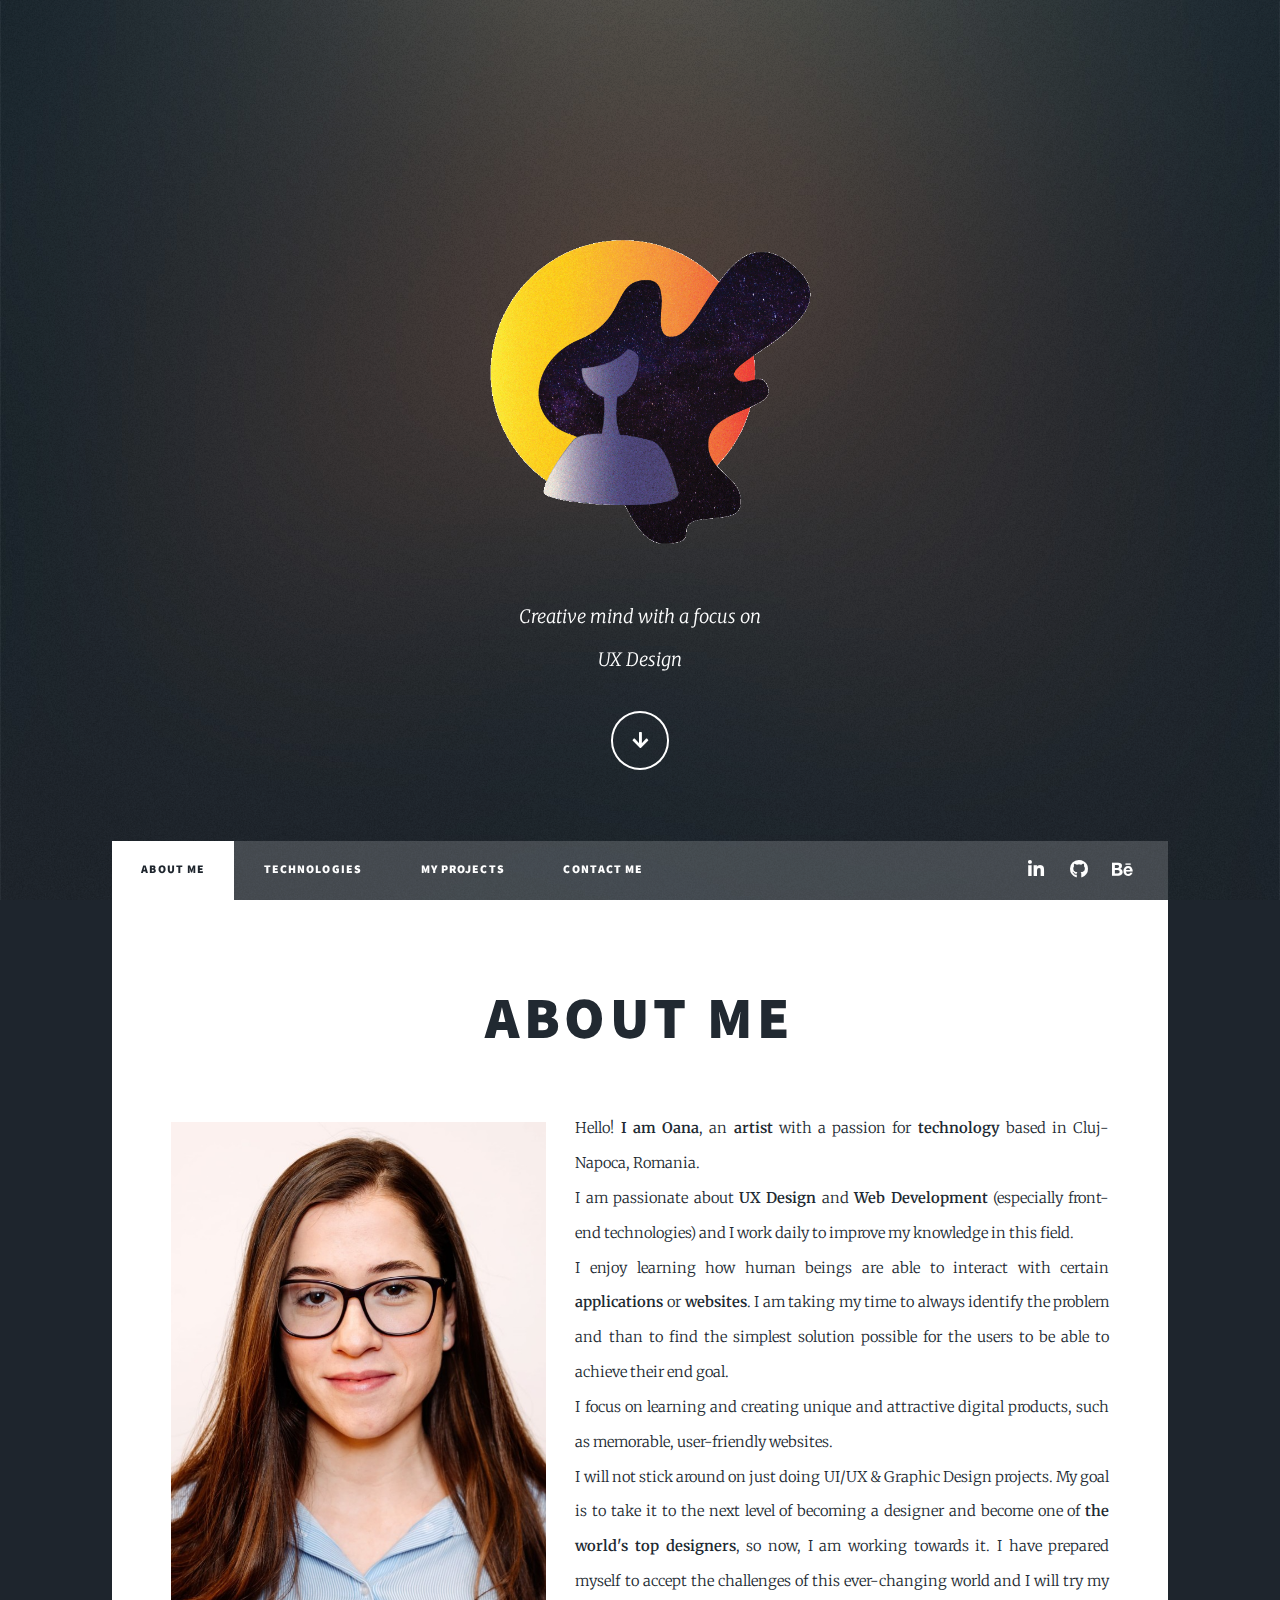
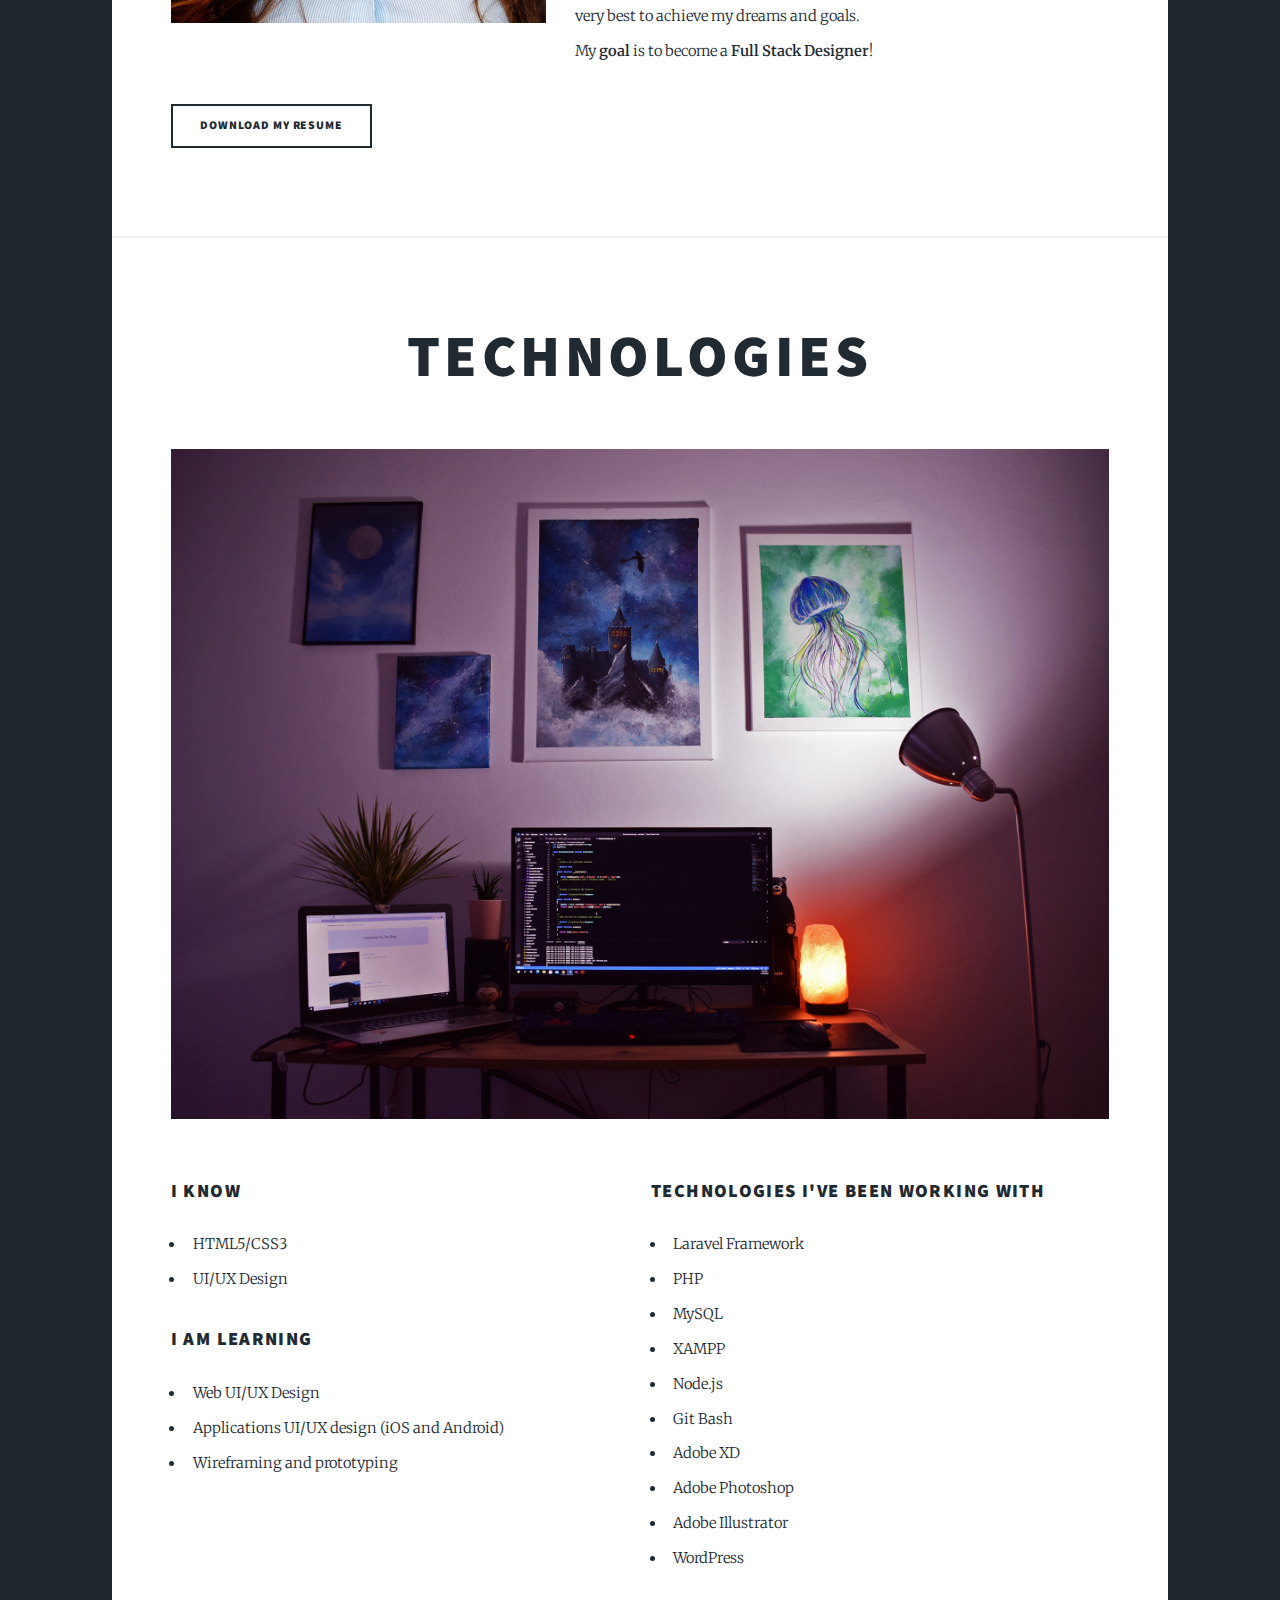
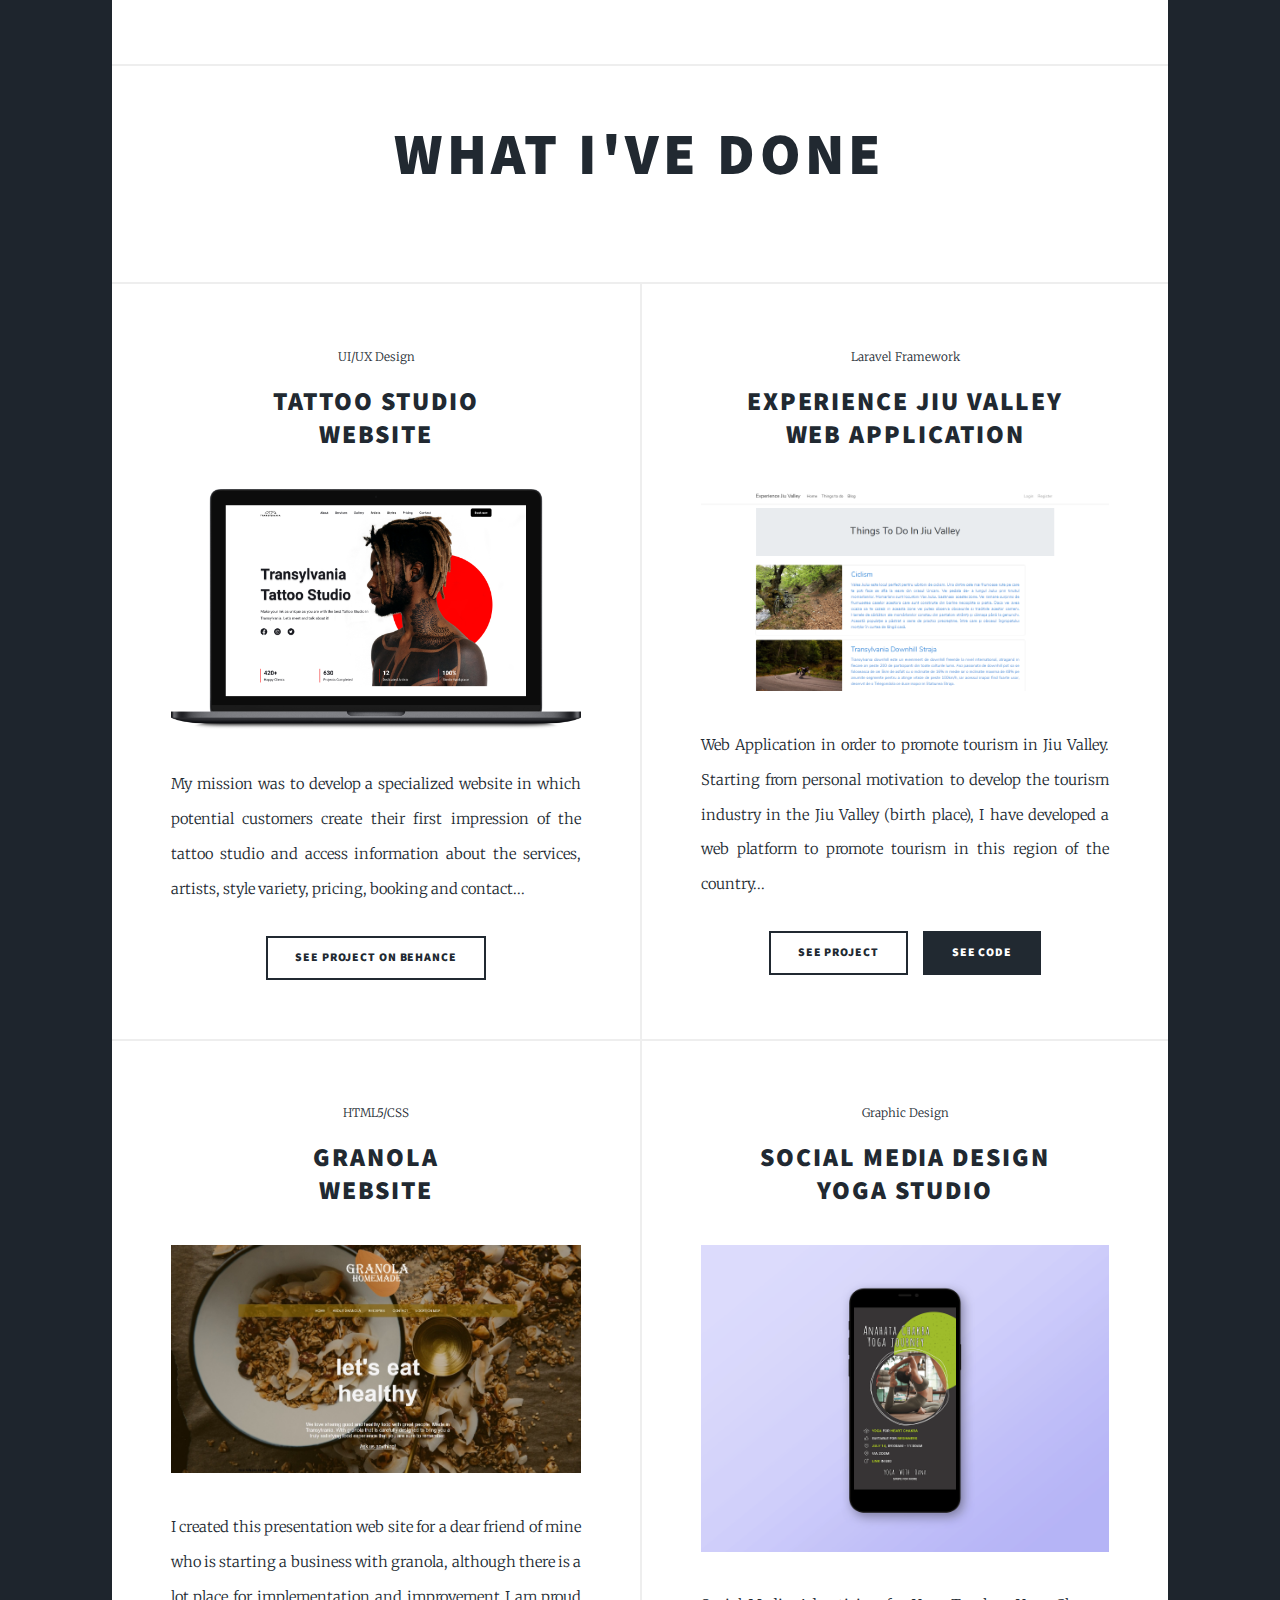
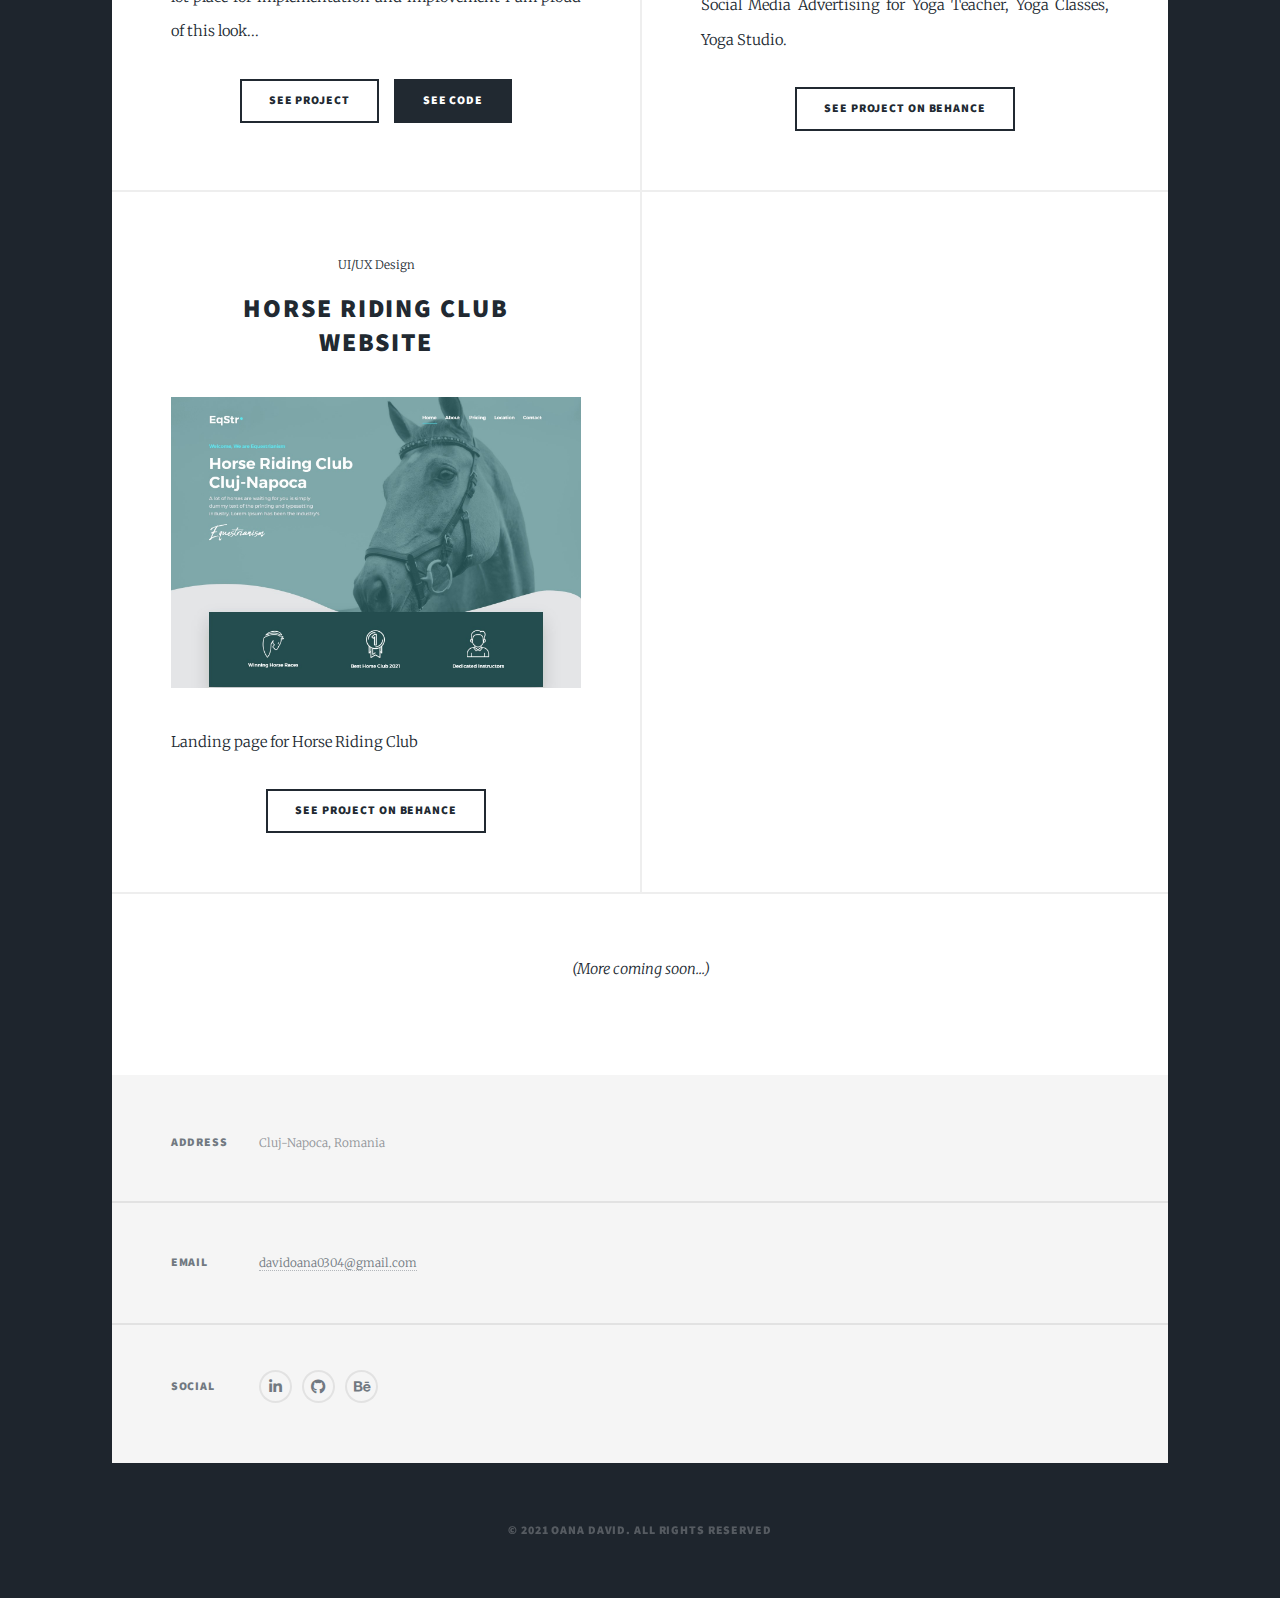
<file: index.html>
<!DOCTYPE HTML>
<!--
	Massively by HTML5 UP
	html5up.net | @ajlkn
	Free for personal and commercial use under the CCA 3.0 license (html5up.net/license)
-->
<html>

<head>
	<title>Oana David - Portfolio</title>
	<meta charset="utf-8" />
	<meta name="viewport" content="width=device-width, initial-scale=1, user-scalable=no" />
	<link rel="stylesheet" href="assets/css/main.css" />
	<link rel="stylesheet" href="https://cdnjs.cloudflare.com/ajax/libs/font-awesome/4.7.0/css/font-awesome.min.css">
	<noscript>
		<link rel="stylesheet" href="assets/css/noscript.css" />
	</noscript>
</head>

<body class="is-preload">

	<!-- Wrapper -->
	<div id="wrapper" class="fade-in">

		<!-- Intro -->
		<div id="intro">


			<img src="images/sun-astal-oana.gif" style="height: 350px" style="border-image: round;" alt="logo"
				alt="Astral-Oana"></br>
			<p>Creative mind with a focus on</br> UX Design</p>

			<ul class="actions">
				<li><a href="#header" class="button icon solid solo fa-arrow-down scrolly">Continue</a></li>
			</ul>
		</div>

		<!-- Header -->
		<header id="header">
			<header>

			</header>
		</header>

		<!-- Nav -->
		<nav id="nav">
			<ul class="links">
				<li class="active"><a href="#about">About me</a></li>
				<li><a href="#technologies">Technologies</a></li>
				<li><a href="#projects">My Projects</a></li>
				<li><a href="#contact">Contact me</a></li>
			</ul>
			<ul class="icons">
				<li><a href="https://www.linkedin.com/in/oana-david-400847197/" target="_blank"
						class="icon brands alt fa-linkedin"><span class="label">LinkedIn</span></a></li>
				<li><a href="https://github.com/davidoana" target="_blank" class="icon brands alt fa-github"><span
							class="label">GitHub</span></a></li>
				<li><a href="https://www.behance.net/oanadavid" target="_blank" class="icon brands alt fa-behance"><span
							class="label">Behance</span></a></li>
			</ul>
		</nav>

		<!-- Main -->
		<div id="main">

			<!-- Post -->
			<section class="post">
				<header class="major">
					<h2 id="about"> About me</h2>
				</header>
				<div>
					<p><span class="image left"><img src="images/oana.png" alt="Image with me." /></span>Hello!<b> I am
						Oana</b>, an <b>artist</b> with a passion for
						<b>technology</b> based in Cluj-Napoca, Romania.</br>

						I am passionate about <b>UX
							Design</b> and <b>Web Development</b> (especially front-end technologies) and I work daily
						to improve my
						knowledge in this field.
						</br>
						I enjoy learning how human beings are able to interact with certain <b>applications</b> or
						<b>websites</b>. I
						am taking my time to always identify the problem and than to find the simplest solution possible
						for the users to be able to achieve their end goal.
						</br>
						I focus on learning and creating unique and attractive digital products, such as memorable,
						user-friendly websites.
						</br>
						I will not stick around on just doing UI/UX & Graphic Design projects. My goal is to take it to
						the next level of becoming a designer and become one of <b>the world's top designers</b>, so
						now, I am
						working towards it. I have prepared myself to accept the challenges of this ever-changing world
						and I will try my very best to achieve my dreams and goals.
						</br>
						My <b>goal</b> is to become a <b>Full Stack Designer</b>!
						</br>
						</br>


						<a href="/resume/Oana-David.pdf" target="_blank" class="button">Download my resume</a>
				</div>
			</section>

			<section class="post">
				<header class="major">
					<h2 id="technologies"> Technologies</h2>
				</header>
				<div class="image main"><img src="images/my-working-space.jpg" alt="Image my working space." /></div>

				<div class="row">
					<div class="col-6 col-12-small">
						<h3> I know</h3>
						<ul>
							<li>HTML5/CSS3</li>
							<li>UI/UX Design</li>
						</ul>
						<h3>I am learning</h3>
						<ul>
							<li>Web UI/UX Design </li>
							<li>Applications UI/UX design (iOS and Android)</li>
							<li>Wireframing and prototyping </li>
						</ul></br>
					</div>

					<div class="col-6 col-12-small">
						<h3>Technologies I've been working with</h3>
						<ul class="alt">
							<li>Laravel Framework</li>
							<li>PHP</li>
							<li>MySQL</li>
							<li>XAMPP</li>
							<li>Node.js</li>
							<li>Git Bash</li>
							<li>Adobe XD</li>
							<li>Adobe Photoshop</li>
							<li>Adobe Illustrator</li>
							<li>WordPress</li>
						</ul>

					</div>
				</div>

			</section>
			<!-- Posts -->

			<header class="major">
				<h1 id="projects">What I've done</h1><br />


			</header>
			<section class="posts">
				<article>
					<header>
						<span class="date">UI/UX Design</span>
						<h2><a href="https://www.behance.net/gallery/117635031/Transylvania-Tattoo-Studio-%28UIUX-case-study%29"
								target="_blank">Tattoo Studio<br />
								Website</a></h2>
					</header>
					<a href="https://www.behance.net/gallery/117635031/Transylvania-Tattoo-Studio-%28UIUX-case-study%29"
						target="_blank" class="
						image fit"><img src="images/laptop-landing-page-2.png"
							alt="Image Transylvania Tattoo Studio Website Project." /></a>
					<p>My mission was to develop a specialized website in which potential customers create their first
						impression of the tattoo studio and access information about the services, artists, style
						variety, pricing, booking and contact...
					</p>
					<ul class="actions special">
						<li><a href="https://www.behance.net/gallery/117635031/Transylvania-Tattoo-Studio-%28UIUX-case-study%29"
								target="_blank" class="button">See Project on behance</a></li>

					</ul>
				</article>
				<article>
					<header>
						<span class="date">Laravel Framework</span>
						<h2><a href="Experience-Jiu-Valley.html">Experience Jiu Valley<br />
								Web Application</a></h2>
					</header>
					<a href="Experience-Jiu-Valley.html" class="image fit"><img src="images/exp-jiu-valley/things.png"
							alt="Image Experience Jiu Valley Web Application Project." /></a>
					<p>Web Application in order to promote tourism in Jiu Valley. Starting from personal motivation to
						develop the tourism industry in the Jiu Valley (birth place), I have developed
						a web platform to promote tourism in this region of the country... </br>
					</p>
					<ul class="actions special">
						<li><a href="Experience-Jiu-Valley.html" class="button">See Project</a></li>
						<li><a href="https://github.com/davidoana/ExperienceJiuValleyWebApplication.git" target="_blank"
								class="button primary">See code</a></li>
					</ul>
				</article>
				<article>
					<header>
						<span class="date">HTML5/CSS</span>
						<h2><a href="granola.html">Granola<br />
								Website</a></h2>
					</header>
					<a href="granola.html" class="image fit"><img src="images/granola-website.jpg"
							alt="Image Granola Website Project." /></a>
					<p>I created this presentation web site for a dear friend of mine who is starting a business with
						granola, although
						there is a lot place for implementation and improvement I am proud of this look... </p>
					<ul class="actions special">
						<li><a href="granola.html" class="button">See Project</a></li>
						<li><a href="https://github.com/davidoana/GranolaWebsite.git" target="_blank"
								class="button primary">See code</a></li>

					</ul>
				</article>
				<article>
					<header>
						<span class="date">Graphic Design</span>
						<h2><a href="https://www.behance.net/gallery/117017835/Social-Media-Design-%28Instagram-Story%29-Yoga"
								target="_blank">Social Media Design<br />
								Yoga Studio</a></h2>
					</header>
					<a href="https://www.behance.net/gallery/117017835/Social-Media-Design-%28Instagram-Story%29-Yoga"
						target="_blank" class="image fit"><img src="images/yoga-project.png"
							alt="Image Granola Website Project." /></a>
					<p>Social Media Advertising for Yoga Teacher, Yoga Classes, Yoga Studio. </p>
					<ul class="actions special">
						<li><a href="https://www.behance.net/gallery/117017835/Social-Media-Design-%28Instagram-Story%29-Yoga"
								target="_blank" class="button">See Project on Behance</a></li>
					</ul>
				</article>
				<article>
					<header>
						<span class="date">UI/UX Design</span>
						<h2><a href="granola.html">Horse Riding club<br />
								website</a></h2>
					</header>
					<a href="https://www.behance.net/gallery/111700051/Website-Horse-Riding-Club"
						target="_blank" class="image fit"><img src="images/horse-website-1.jpg"
							alt="Image horse riding club website" /></a>
					<p>Landing page for Horse Riding Club </p>
					<ul class="actions special">
						<li><a href="https://www.behance.net/gallery/111700051/Website-Horse-Riding-Club"
								target="_blank" class="button">See Project on Behance</a></li>
					</ul>
				</article>
				<article>

				</article>
			</section>

			<!-- Footer -->
			<footer>
				<div class="pagination">
					<p><i>(More coming soon...)</i></p>

				</div>
			</footer>

		</div>

		<!-- Footer -->
		<footer id="footer">
			<section class="split contact" id="contact">

				<section class="alt">
					<h3>Address</h3>
					<p>Cluj-Napoca, Romania</p>
				</section>
				<section>
					<h3>Email</h3>
					<p><a href="#">davidoana0304@gmail.com</a></p>
				</section>
				<section>
					<h3>Social</h3>
					<ul class="icons alt">

						<li><a href="https://www.linkedin.com/in/oana-david-400847197/" target="_blank"
								class="icon brands alt fa-linkedin"><span class="label">LinkedIn</span></a></li>
						<li><a href="https://github.com/davidoana" target="_blank"
								class="icon brands alt fa-github"><span class="label">GitHub</span></a></li>
						<li><a href="https://www.behance.net/oanadavid" target="_blank"
								class="icon brands alt fa-behance"><span class="label">GitHub</span></a></li>
					</ul>
				</section>
			</section>
		</footer>

		<!-- Copyright -->
		<div id="copyright">
			<ul>
				<li>&copy; 2021 Oana David. All rights reserved</li>
			</ul>
		</div>

	</div>

	<!-- Scripts -->
	<script src="assets/js/jquery.min.js"></script>
	<script src="assets/js/jquery.scrollex.min.js"></script>
	<script src="assets/js/jquery.scrolly.min.js"></script>
	<script src="assets/js/browser.min.js"></script>
	<script src="assets/js/breakpoints.min.js"></script>
	<script src="assets/js/util.js"></script>
	<script src="assets/js/main.js"></script>

</body>

</html>
</file>
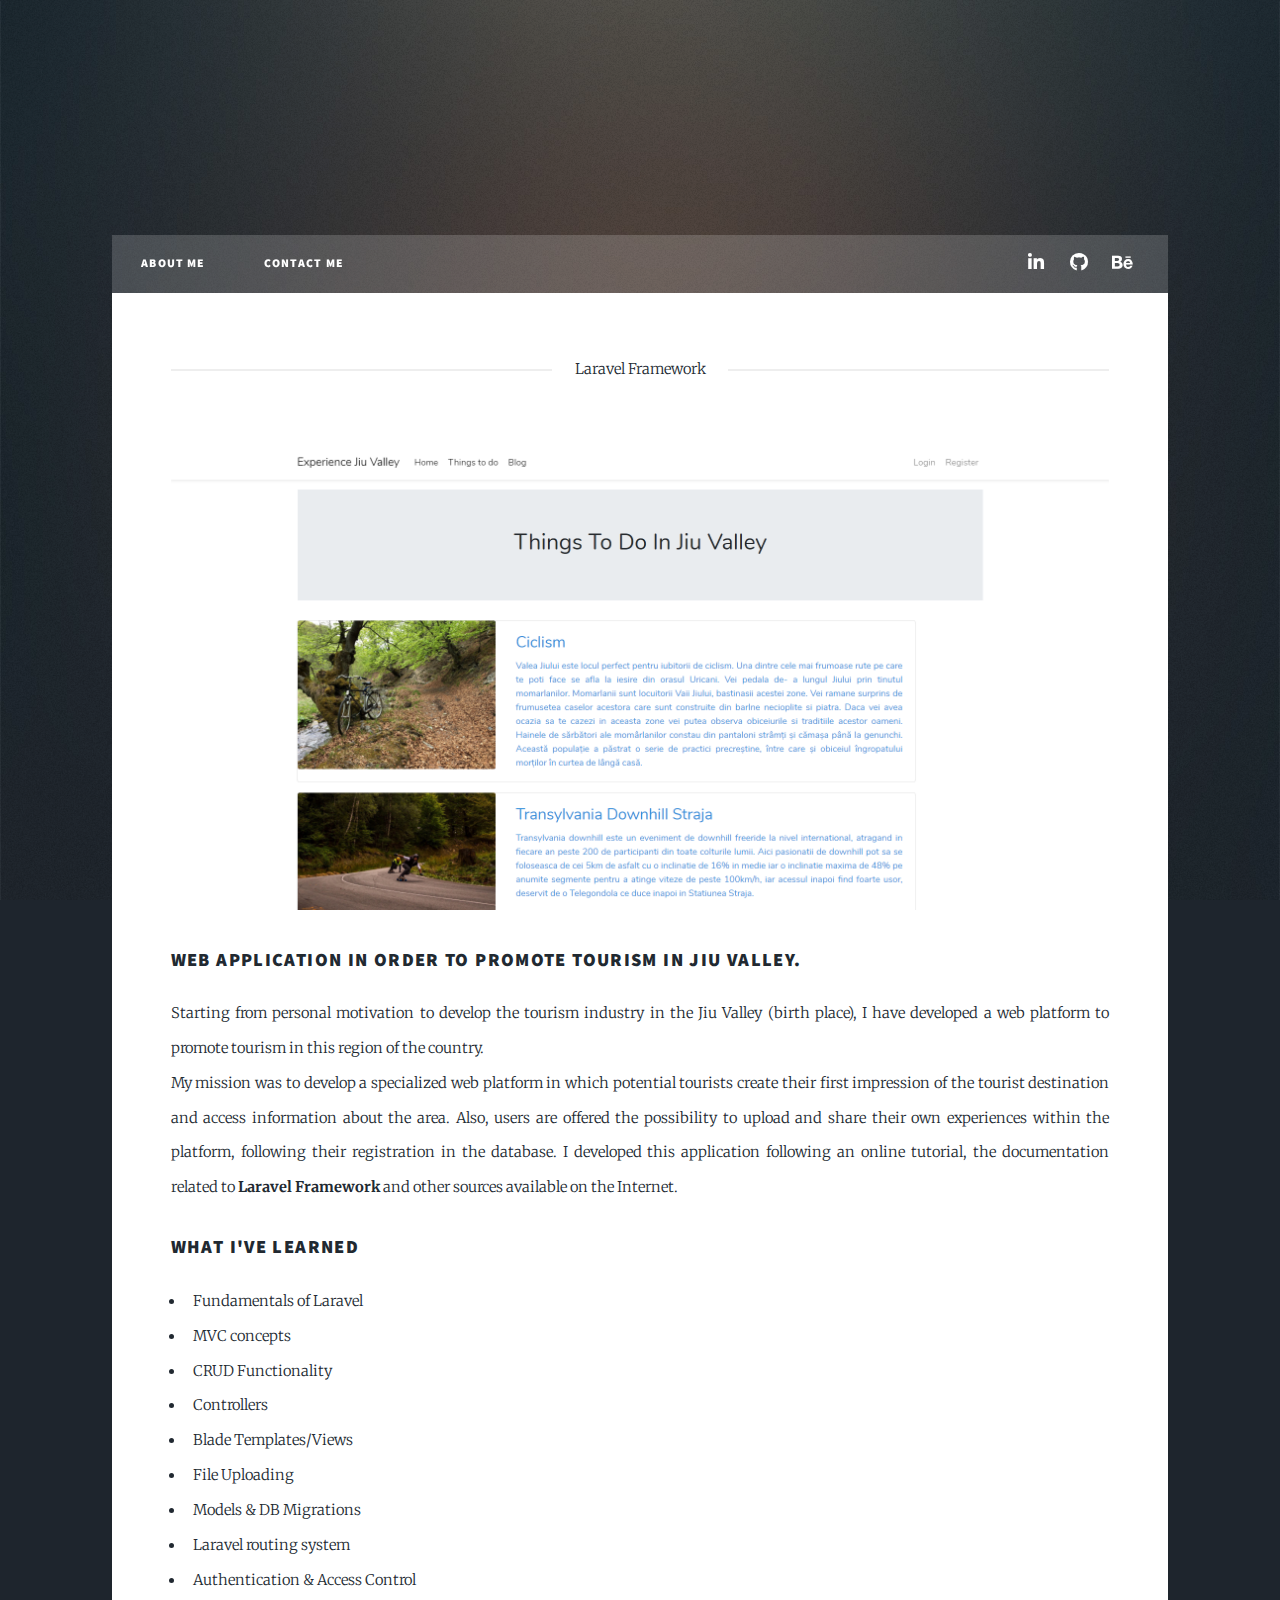
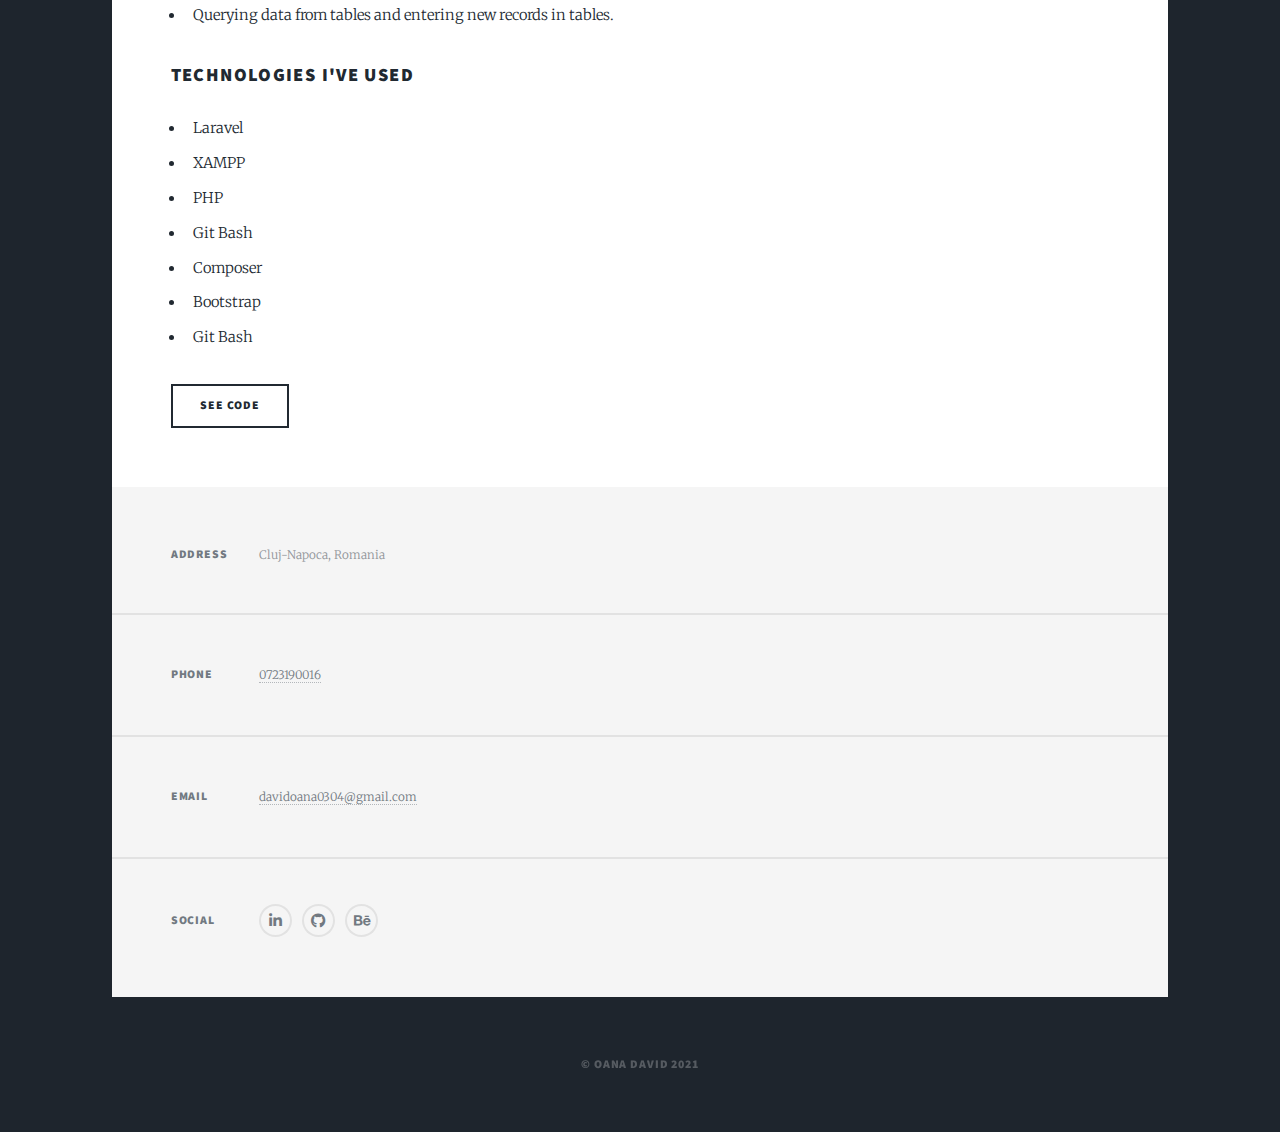
<file: Experience-Jiu-Valley.html>
<!DOCTYPE HTML>
<!--
	Massively by HTML5 UP
	html5up.net | @ajlkn
	Free for personal and commercial use under the CCA 3.0 license (html5up.net/license)
-->
<html>

<head>
	<title>Oana David - Portfolio</title>
	<meta charset="utf-8" />
	<meta name="viewport" content="width=device-width, initial-scale=1, user-scalable=no" />
	<link rel="stylesheet" href="assets/css/main.css" />
	<link rel="stylesheet" href="https://cdnjs.cloudflare.com/ajax/libs/font-awesome/4.7.0/css/font-awesome.min.css">
	
	<noscript>
		<link rel="stylesheet" href="assets/css/noscript.css" /></noscript>



	<style>
		#myImg {
			border-radius: 5px;
			cursor: pointer;
			transition: 0.3s;
		}

		#myImg:hover {
			opacity: 0.7;
		}

		/* The Modal (background) */
		.modal {
			display: none;
			/* Hidden by default */
			position: fixed;
			/* Stay in place */
			z-index: 1;
			/* Sit on top */
			padding-top: 100px;
			/* Location of the box */
			left: 0;
			top: 0;
			width: 100%;
			/* Full width */
			height: 100%;
			/* Full height */
			overflow: auto;
			/* Enable scroll if needed */
			background-color: rgb(0, 0, 0);
			/* Fallback color */
			background-color: rgba(0, 0, 0, 0.9);
			/* Black w/ opacity */
		}

		/* Modal Content (image) */
		.modal-content {
			margin: auto;
			display: block;
			width: 80%;
			max-width: 1500px;
		}

		/* Caption of Modal Image */
		#caption {
			margin: auto;
			display: block;
			width: 80%;
			max-width: 700px;
			text-align: center;
			color: #ccc;
			padding: 10px 0;
			height: 150px;
		}

		/* Add Animation */
		.modal-content,
		#caption {
			-webkit-animation-name: zoom;
			-webkit-animation-duration: 0.6s;
			animation-name: zoom;
			animation-duration: 0.6s;
		}

		@-webkit-keyframes zoom {
			from {
				-webkit-transform: scale(0)
			}

			to {
				-webkit-transform: scale(1)
			}
		}

		@keyframes zoom {
			from {
				transform: scale(0)
			}

			to {
				transform: scale(1)
			}
		}

		/* The Close Button */
		.close {
			position: absolute;
			top: 15px;
			right: 35px;
			color: #f1f1f1;
			font-size: 40px;
			font-weight: bold;
			transition: 0.3s;
		}

		.close:hover,
		.close:focus {
			color: #bbb;
			text-decoration: none;
			cursor: pointer;
		}

		/* 100% Image Width on Smaller Screens */
		@media only screen and (max-width: 700px) {
			.modal-content {
				width: 100%;
			}
		}
	</style>


</head>

<body class="is-preload">

	<!-- Wrapper -->
	<div id="wrapper">


		<!-- Header -->
		<header id="header">

		</header>

		<!-- Nav -->
		<nav id="nav">
			<ul class="links">
				<li><a href="index.html">About me</a></li>
				<li><a href="#contact">Contact me</a></li>
			</ul>
			<ul class="icons">
				<li><a href="https://www.linkedin.com/in/oana-david-400847197/" target="_blank"
					class="icon brands alt fa-linkedin"><span class="label">LinkedIn</span></a></li>
			<li><a href="https://github.com/davidoana" target="_blank"
					class="icon brands alt fa-github"><span class="label">GitHub</span></a></li>
			<li><a href="https://www.behance.net/oanadavid" target="_blank"
					class="icon brands alt fa-behance"><span class="label">GitHub</span></a></li>
			</ul>
		</nav>

		<!-- Main -->
		<div id="main">

			<!-- Post -->
			<section class="post">
				<header class="major">

					<span class="date">Laravel Framework</span>


				</header>
				<div class="image fit"><img src="images/exp-jiu-valley/things.png" id="myImg" alt="Image Experience Jiu Valley Web Application" /></div>


				<h3>Web Application in order to promote tourism in Jiu Valley.</h3>
				<p>
					Starting from personal motivation to develop the tourism industry in the Jiu Valley (birth place), I
					have developed
					a web platform to promote tourism in this region of the country. </br>

					My mission was to develop a specialized web platform in which potential tourists create their first
					impression of
					the tourist destination and access information about the area. Also, users are offered the
					possibility to
					upload and share their own experiences within the platform, following their registration in the
					database.

					I developed this application following an online tutorial, the documentation related to <span
						style="font-weight: bold;">Laravel Framework</span> and other
					sources available on the Internet.
				</p>
				<div class="row">
					<div class="col-6 col-12-small">
						<h3>What I've learned</h3>
						<ul>
							<li>Fundamentals of Laravel</li>
							<li>MVC concepts</li>
							<li>CRUD Functionality</li>
							<li>Controllers</li>
							<li>Blade Templates/Views</li>
							<li>File Uploading</li>
							<li>Models & DB Migrations</li>
							<li>Laravel routing system</li>
							<li>Authentication & Access Control</li>
							<li>Querying data from tables and entering new records in tables.</li>
						</ul>
						<h3>Technologies I've used</h3>
						<ul>
							<li>Laravel</li>
							<li>XAMPP</li>
							<li>PHP</li>
							<li>Git Bash</li>
							<li>Composer</li>
							<li>Bootstrap</li>
							<li>Git Bash</li>
						</ul>
						<div>
							<a href="https://github.com/davidoana/ExperienceJiuValleyWebApplication.git" target="_blank"
								class="button">See code</a>

						</div>
			</section>


		</div>

		<!-- Footer -->
		<footer id="footer">

			<section class="split contact" id="contact">
				<section class="alt">
					<h3>Address</h3>
					<p>Cluj-Napoca, Romania</p>
				</section>
				<section>
					<h3>Phone</h3>
					<p><a href="#">0723190016</a></p>
				</section>
				<section>
					<h3>Email</h3>
					<p><a href="#">davidoana0304@gmail.com</a></p>
				</section>
				<section>
					<h3>Social</h3>
					<ul class="icons alt">
						<li><a href="https://www.linkedin.com/in/oana-david-400847197/" target="_blank"
							class="icon brands alt fa-linkedin"><span class="label">LinkedIn</span></a></li>
					<li><a href="https://github.com/davidoana" target="_blank"
							class="icon brands alt fa-github"><span class="label">GitHub</span></a></li>
					<li><a href="https://www.behance.net/oanadavid" target="_blank"
							class="icon brands alt fa-behance"><span class="label">GitHub</span></a></li>
					</ul>
				</section>
			</section>
		</footer>

		<!-- Copyright -->
		<div id="copyright">
			<ul>
				<li>&copy; Oana David 2021 </li>
				
			</ul>
		</div>

	</div>

	<!-- Scripts -->

	<!-- The Modal -->
	<div id="myModal" class="modal">
		<span class="close">&times;</span>
		<img class="modal-content" id="img01">
		<div id="caption"></div>
	</div>

	<script>

		var modal = document.getElementById("myModal");


		var img = document.getElementById("myImg");
		var modalImg = document.getElementById("img01");
		var captionText = document.getElementById("caption");
		img.onclick = function () {
			modal.style.display = "block";
			modalImg.src = this.src;
			captionText.innerHTML = this.alt;
		}


		var span = document.getElementsByClassName("close")[0];


		span.onclick = function () {
			modal.style.display = "none";
		}
	</script>


	<script src="assets/js/jquery.min.js"></script>
	<script src="assets/js/jquery.scrollex.min.js"></script>
	<script src="assets/js/jquery.scrolly.min.js"></script>
	<script src="assets/js/browser.min.js"></script>
	<script src="assets/js/breakpoints.min.js"></script>
	<script src="assets/js/util.js"></script>
	<script src="assets/js/main.js"></script>

</body>

</html>
</file>
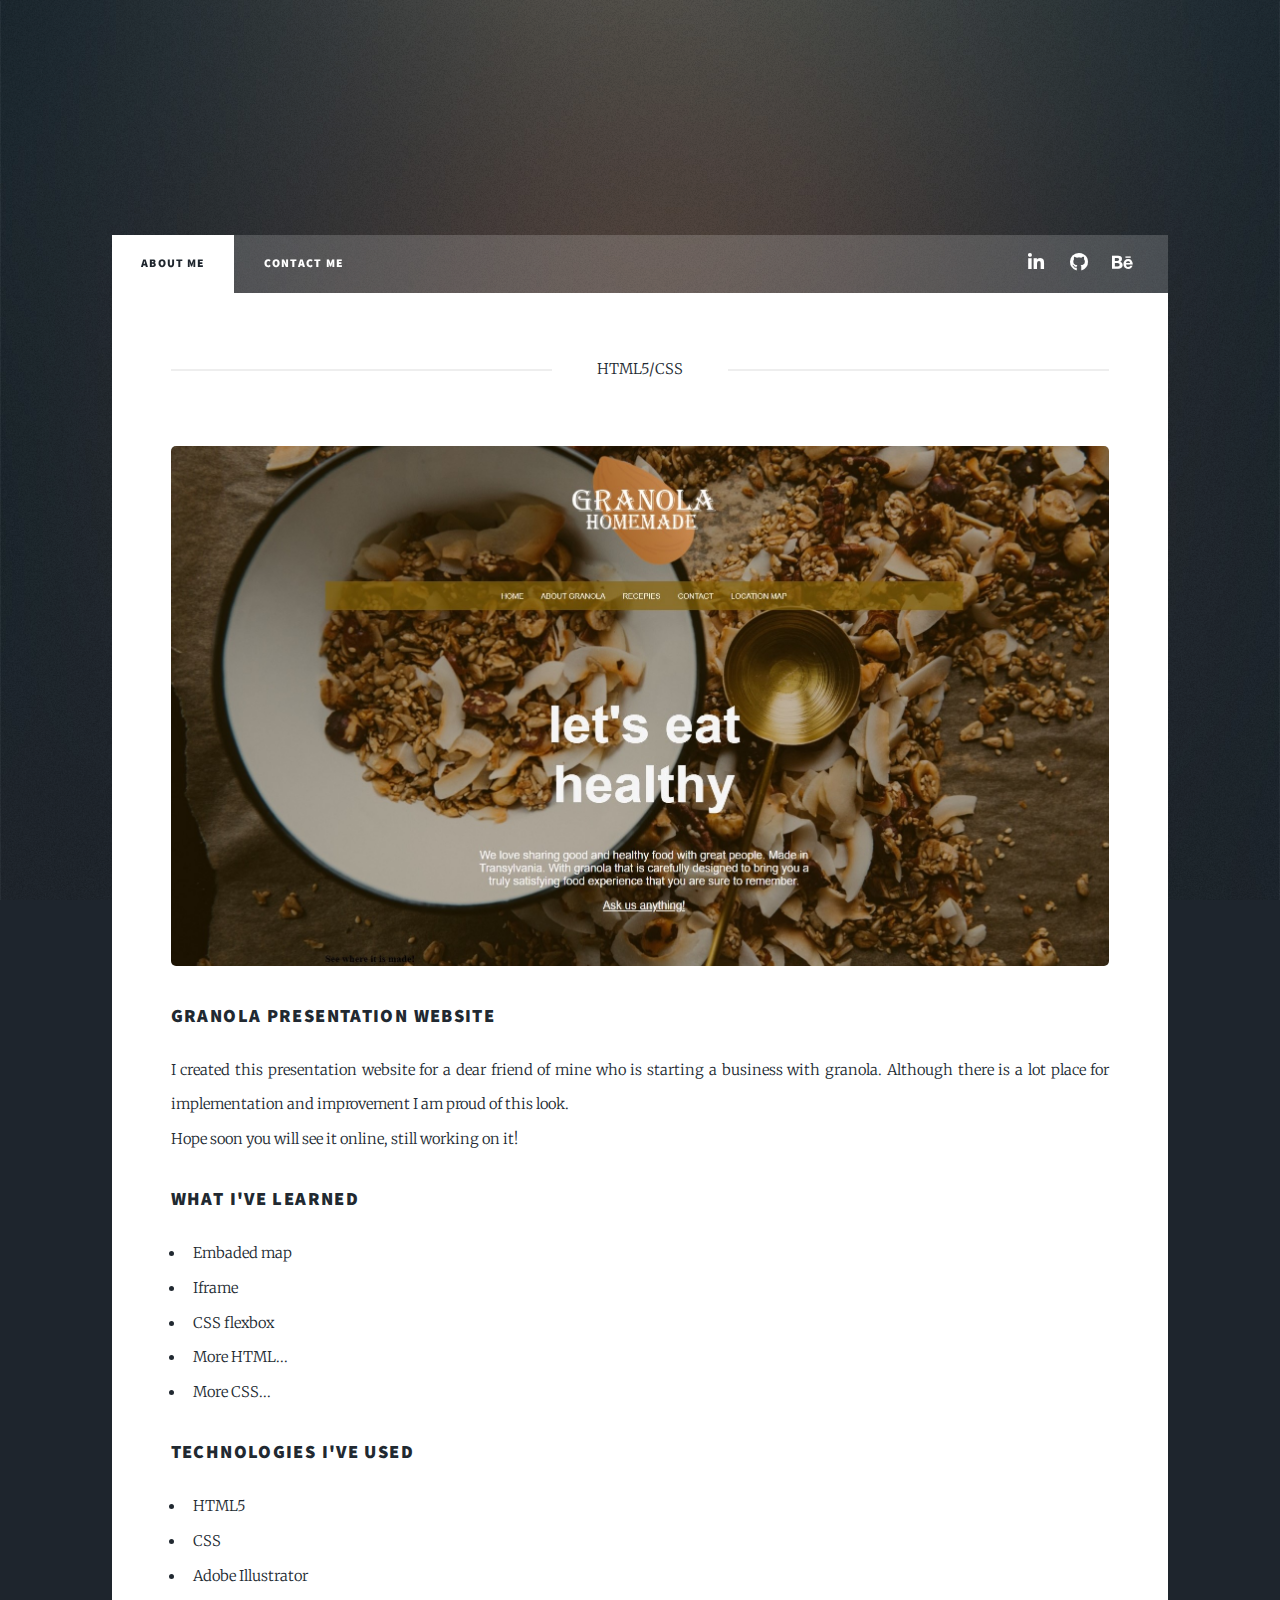
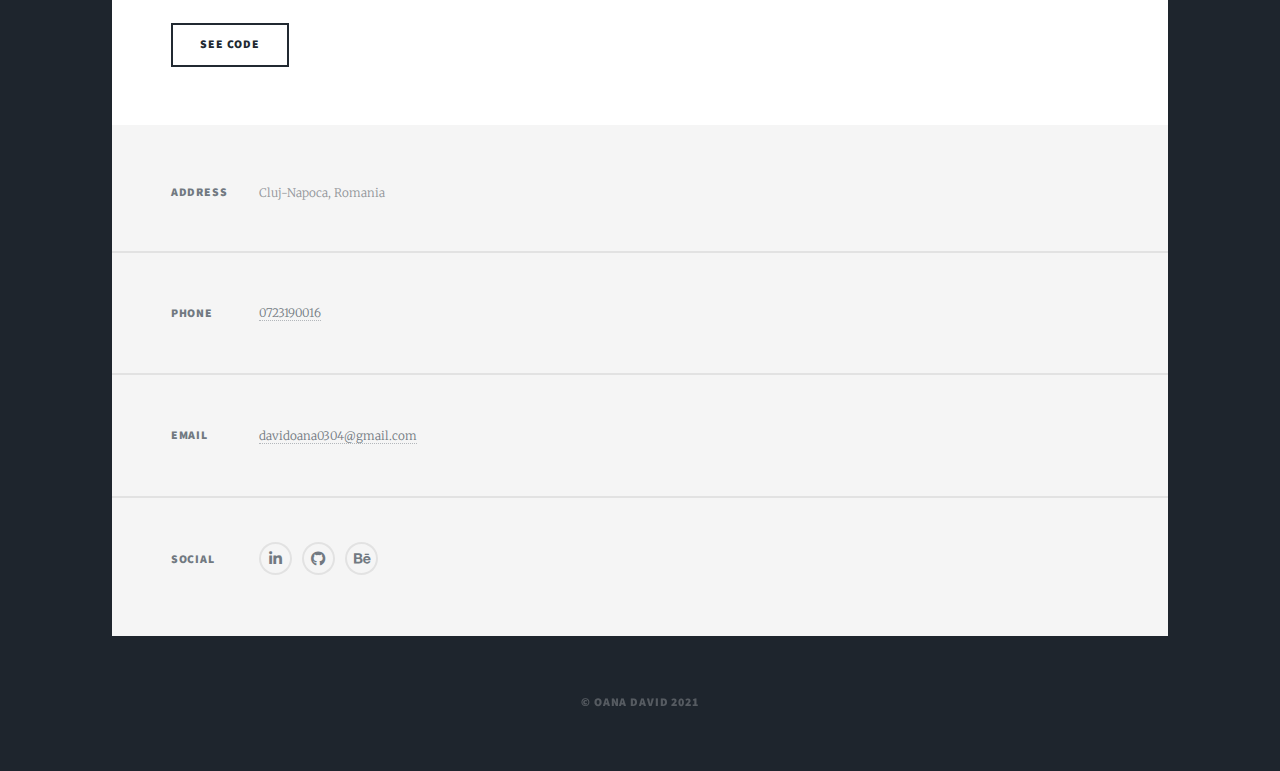
<file: granola.html>
<!DOCTYPE HTML>
<!--
	Massively by HTML5 UP
	html5up.net | @ajlkn
	Free for personal and commercial use under the CCA 3.0 license (html5up.net/license)
-->
<html>

<head>
	<title>Oana David - Portfolio</title>
	<meta charset="utf-8" />
	<meta name="viewport" content="width=device-width, initial-scale=1, user-scalable=no" />
	<link rel="stylesheet" href="assets/css/main.css" />
	<link rel="stylesheet" href="https://cdnjs.cloudflare.com/ajax/libs/font-awesome/4.7.0/css/font-awesome.min.css">
	<noscript>
		<link rel="stylesheet" href="assets/css/noscript.css" /></noscript>
	<style>
		#myImg {
			border-radius: 5px;
			cursor: pointer;
			transition: 0.3s;
		}

		#myImg:hover {
			opacity: 0.7;
		}

		/* The Modal (background) */
		.modal {
			display: none;
			/* Hidden by default */
			position: fixed;
			/* Stay in place */
			z-index: 1;
			/* Sit on top */
			padding-top: 100px;
			/* Location of the box */
			left: 0;
			top: 0;
			width: 100%;
			/* Full width */
			height: 100%;
			/* Full height */
			overflow: auto;
			/* Enable scroll if needed */
			background-color: rgb(0, 0, 0);
			/* Fallback color */
			background-color: rgba(0, 0, 0, 0.9);
			/* Black w/ opacity */
		}

		/* Modal Content (image) */
		.modal-content {
			margin: auto;
			display: block;
			width: 80%;
			max-width: 1100px;
		}

		/* Caption of Modal Image */
		#caption {
			margin: auto;
			display: block;
			width: 80%;
			max-width: 700px;
			text-align: center;
			color: #ccc;
			padding: 10px 0;
			height: 150px;
		}

		/* Add Animation */
		.modal-content,
		#caption {
			-webkit-animation-name: zoom;
			-webkit-animation-duration: 0.6s;
			animation-name: zoom;
			animation-duration: 0.6s;
		}

		@-webkit-keyframes zoom {
			from {
				-webkit-transform: scale(0)
			}

			to {
				-webkit-transform: scale(1)
			}
		}

		@keyframes zoom {
			from {
				transform: scale(0)
			}

			to {
				transform: scale(1)
			}
		}

		/* The Close Button */
		.close {
			position: absolute;
			top: 15px;
			right: 35px;
			color: #f1f1f1;
			font-size: 40px;
			font-weight: bold;
			transition: 0.3s;
		}

		.close:hover,
		.close:focus {
			color: #bbb;
			text-decoration: none;
			cursor: pointer;
		}

		/* 100% Image Width on Smaller Screens */
		@media only screen and (max-width: 700px) {
			.modal-content {
				width: 100%;
			}
		}
	</style>
</head>
</head>

<body class="is-preload">

	<!-- Wrapper -->
	<div id="wrapper">

		<!-- Header -->
		<header id="header">

		</header>

		<!-- Nav -->
		<nav id="nav">
			<ul class="links">
				<li class="active"><a href=index.html>About me</a></li>
				<li><a href="#contact">Contact me</a></li>
			</ul>
			<ul class="icons">
				<li><a href="https://www.linkedin.com/in/oana-david-400847197/" target="_blank"
					class="icon brands alt fa-linkedin"><span class="label">LinkedIn</span></a></li>
			<li><a href="https://github.com/davidoana" target="_blank"
					class="icon brands alt fa-github"><span class="label">GitHub</span></a></li>
			<li><a href="https://www.behance.net/oanadavid" target="_blank"
					class="icon brands alt fa-behance"><span class="label">GitHub</span></a></li>
			</ul>
			</ul>
		</nav>

		<!-- Main -->
		<div id="main">

			<!-- Post -->
			<section class="post">
				<header class="major">
					<span class="date">HTML5/CSS</span>


				</header>
				<div class="image fit"><img src="images/granola-website.jpg" id="myImg" alt="" /></div>
				<div class="box alt">

				</div>
				<h3>Granola Presentation Website</h3>
				<p>I created this presentation website for a dear friend of mine who is starting a business with
					granola. Although
					there is a lot place for implementation and improvement I am proud of this look.</br>

					Hope soon you will see it online, still working on it! </p>



				<div class="row">
					<div class="col-6 col-12-small">
						<h3>What I've learned</h3>
						<ul>
							<li>Embaded map</li>
							<li>Iframe</li>
							<li>CSS flexbox</li>
							<li>More HTML...</li>
							<li>More CSS...</li>


						</ul>
						<h3>Technologies I've used</h3>
						<ul>
							<li>HTML5</li>
							<li>CSS</li>
							<li>Adobe Illustrator</li>

						</ul>
						<div>
							<a href="https://github.com/davidoana/GranolaWebsite.git" target="_blank" class="button">See
								code</a>

						</div>
			</section>

		</div>

		<!-- Footer -->
		<footer id="footer">

			<section class="split contact" id="contact">

				<section class="alt">
					<h3>Address</h3>
					<p>Cluj-Napoca, Romania</p>
				</section>
				<section>
					<h3>Phone</h3>
					<p><a href="#">0723190016</a></p>
				</section>
				<section>
					<h3>Email</h3>
					<p><a href="#">davidoana0304@gmail.com</a></p>
				</section>
				<section>
					<h3>Social</h3>
					<ul class="icons alt">
						<li><a href="https://www.linkedin.com/in/oana-david-400847197/" target="_blank"
							class="icon brands alt fa-linkedin"><span class="label">LinkedIn</span></a></li>
					<li><a href="https://github.com/davidoana" target="_blank"
							class="icon brands alt fa-github"><span class="label">GitHub</span></a></li>
					<li><a href="https://www.behance.net/oanadavid" target="_blank"
							class="icon brands alt fa-behance"><span class="label">GitHub</span></a></li>
					</ul>

					</ul>
				</section>
			</section>
		</footer>

		<!-- Copyright -->
		<div id="copyright">
			<ul>
				<li>&copy; Oana David 2021</li>
				
			</ul>
		</div>

	</div>

	<!-- The Modal -->
	<div id="myModal" class="modal">
		<span class="close">&times;</span>
		<img class="modal-content" id="img01">
		<div id="caption"></div>
	</div>

	<script>
		
		var modal = document.getElementById("myModal");

		
		var img = document.getElementById("myImg");
		var modalImg = document.getElementById("img01");
		var captionText = document.getElementById("caption");
		img.onclick = function () {
			modal.style.display = "block";
			modalImg.src = this.src;
			captionText.innerHTML = this.alt;
		}

		
		var span = document.getElementsByClassName("close")[0];

		
		span.onclick = function () {
			modal.style.display = "none";
		}
	</script>

	<!-- Scripts -->
	<script src="assets/js/jquery.min.js"></script>
	<script src="assets/js/jquery.scrollex.min.js"></script>
	<script src="assets/js/jquery.scrolly.min.js"></script>
	<script src="assets/js/browser.min.js"></script>
	<script src="assets/js/breakpoints.min.js"></script>
	<script src="assets/js/util.js"></script>
	<script src="assets/js/main.js"></script>

</body>

</html>
</file>
<file: assets/css/main.css>
@import url(fontawesome-all.min.css);
@import url("https://fonts.googleapis.com/css?family=Merriweather:300,700,300italic,700italic|Source+Sans+Pro:900");

/*
	Massively by HTML5 UP
	html5up.net | @ajlkn
	Free for personal and commercial use under the CCA 3.0 license (html5up.net/license)
*/

html, body, div, span, applet, object,
iframe, h1, h2, h3, h4, h5, h6, p, blockquote,
pre, a, abbr, acronym, address, big, cite,
code, del, dfn, em, img, ins, kbd, q, s, samp,
small, strike, strong, sub, sup, tt, var, b,
u, i, center, dl, dt, dd, ol, ul, li, fieldset,
form, label, legend, table, caption, tbody,
tfoot, thead, tr, th, td, article, aside,
canvas, details, embed, figure, figcaption,
footer, header, hgroup, menu, nav, output, ruby,
section, summary, time, mark, audio, video {
	margin: 0;
	padding: 0;
	border: 0;
	font-size: 100%;
	font: inherit;
	vertical-align: baseline;}

article, aside, details, figcaption, figure,
footer, header, hgroup, menu, nav, section {
	display: block;}

body {
	line-height: 1;
}



ol, ul {
	list-style: none;
}

blockquote, q {
	quotes: none;
}

	blockquote:before, blockquote:after, q:before, q:after {
		content: '';
		content: none;
	}

table {
	border-collapse: collapse;
	border-spacing: 0;
}

body {
	-webkit-text-size-adjust: none;
}

mark {
	background-color: transparent;
	color: inherit;
}

input::-moz-focus-inner {
	border: 0;
	padding: 0;
}

input, select, textarea {
	-moz-appearance: none;
	-webkit-appearance: none;
	-ms-appearance: none;
	appearance: none;
}

/* Basic */

	@-ms-viewport {
		width: device-width;
	}

	body {
		-ms-overflow-style: scrollbar;
	}

	@media screen and (max-width: 480px) {

		html, body {
			min-width: 320px;
		}

	}

	html {
		box-sizing: border-box;
	}

	*, *:before, *:after {
		box-sizing: inherit;
	}

	body {
		 background-color: #1e252d;
		
	}

		body.is-preload *, body.is-preload *:before, body.is-preload *:after {
			-moz-animation: none !important;
			-webkit-animation: none !important;
			-ms-animation: none !important;
			animation: none !important;
			-moz-transition: none !important;
			-webkit-transition: none !important;
			-ms-transition: none !important;
			transition: none !important;
		}

/* Type */

	html {
		font-size: 16pt;
	}

		@media screen and (max-width: 1680px) {

			html {
				font-size: 12pt;
			}

		}

		@media screen and (max-width: 1280px) {

			html {
				font-size: 11pt;
			}

		}

		@media screen and (max-width: 360px) {

			html {
				font-size: 10pt;
			}

		}

	body {
		color: #212931;
	}

	body, input, select, textarea {
		font-family: "Merriweather", Georgia, serif;
		font-weight: 300;
		font-size: 1rem;
		line-height: 2.375;
	}

	a {
		-moz-transition: color 0.2s ease-in-out, background-color 0.2s ease-in-out, border-color 0.2s ease-in-out, box-shadow 0.2s ease-in-out;
		-webkit-transition: color 0.2s ease-in-out, background-color 0.2s ease-in-out, border-color 0.2s ease-in-out, box-shadow 0.2s ease-in-out;
		-ms-transition: color 0.2s ease-in-out, background-color 0.2s ease-in-out, border-color 0.2s ease-in-out, box-shadow 0.2s ease-in-out;
		transition: color 0.2s ease-in-out, background-color 0.2s ease-in-out, border-color 0.2s ease-in-out, box-shadow 0.2s ease-in-out;
		border-bottom: dotted 1px;
		text-decoration: none;
	}

		a:hover {
			border-bottom-color: transparent;
		}

	strong, b {
		font-weight: 600;
	}

	em, i {
		font-style: italic;
	}

	p {
		text-align: justify;
		margin: 0 0 2rem 0;
	}

	h1, h2, h3, h4, h5, h6 {
		font-family: "Source Sans Pro", Helvetica, sans-serif;
		font-weight: 900;
		line-height: 1.5;
		letter-spacing: 0.075em;
		text-transform: uppercase;
		margin: 0 0 1rem 0;
	}

		h1 a, h2 a, h3 a, h4 a, h5 a, h6 a {
			border-bottom: 0;
			color: inherit;
			text-decoration: none;
		}

	h1 {
		font-size: 4rem;
		line-height: 1.1;
		margin: 0 0 2rem 0;
	}

	h2 {
		font-size: 1.75rem;
		line-height: 1.3;
		margin: 0 0 1.5rem 0;
	}

	h3 {
		font-size: 1.25rem;
		margin: 0 0 1.5rem 0;
	}

	h4 {
		font-size: 1rem;
	}

	h5 {
		font-size: 0.9rem;
	}

	h6 {
		font-size: 0.8rem;
	}

	sub {
		font-size: 0.8rem;
		position: relative;
		top: 0.5rem;
	}

	sup {
		font-size: 0.8rem;
		position: relative;
		top: -0.5rem;
	}

	blockquote {
		border-left: solid 4px;
		font-style: italic;
		margin: 0 0 2rem 0;
		padding: 0.5rem 0 0.5rem 2rem;
	}

	code {
		border: solid 2px;
		font-family: "Courier New", monospace;
		font-size: 0.9rem;
		margin: 0 0.25rem;
		padding: 0.25rem 0.65rem;
	}

	pre {
		-webkit-overflow-scrolling: touch;
		font-family: "Courier New", monospace;
		font-size: 0.9rem;
		margin: 0 0 2rem 0;
	}

		pre code {
			display: block;
			line-height: 1.75;
			padding: 1rem 1.5rem;
			overflow-x: auto;
		}

	hr {
		border: 0;
		border-bottom: solid 2px;
		margin: 3rem 0;
	}

		hr.major {
			margin: 5rem 0;
		}

	.align-left {
		text-align: left;
	}

	.align-center {
		text-align: center;
	}

	.align-right {
		text-align: right;
	}

	input, select, textarea {
		color: #212931;
	}

	a {
		color: #212931;
		border-bottom-color: rgba(33, 41, 49, 0.5);
	}

		a:hover {
			border-bottom-color: transparent;
			color: #18bfef !important;
		}

	strong, b {
		color: #212931;
	}

	h1, h2, h3, h4, h5, h6 {
		color: #212931;
	}

	blockquote {
		border-left-color: #eeeeee;
	}

	code {
		background: rgba(220, 220, 220, 0.25);
		border-color: #eeeeee;
	}

	hr {
		border-bottom-color: #eeeeee;
	}

/* Row */

	.row {
		display: flex;
		flex-wrap: wrap;
		box-sizing: border-box;
		align-items: stretch;
	}

		.row > * {
			box-sizing: border-box;
		}

		.row.gtr-uniform > * > :last-child {
			margin-bottom: 0;
		}

		.row.aln-left {
			justify-content: flex-start;
		}

		.row.aln-center {
			justify-content: center;
		}

		.row.aln-right {
			justify-content: flex-end;
		}

		.row.aln-top {
			align-items: flex-start;
		}

		.row.aln-middle {
			align-items: center;
		}

		.row.aln-bottom {
			align-items: flex-end;
		}

		.row > .imp {
			order: -1;
		}

		.row > .col-1 {
			width: 8.33333%;
		}

		.row > .off-1 {
			margin-left: 8.33333%;
		}

		.row > .col-2 {
			width: 16.66667%;
		}

		.row > .off-2 {
			margin-left: 16.66667%;
		}

		.row > .col-3 {
			width: 25%;
		}

		.row > .off-3 {
			margin-left: 25%;
		}

		.row > .col-4 {
			width: 33.33333%;
		}

		.row > .off-4 {
			margin-left: 33.33333%;
		}

		.row > .col-5 {
			width: 41.66667%;
		}

		.row > .off-5 {
			margin-left: 41.66667%;
		}

		.row > .col-6 {
			width: 50%;
		}

		.row > .off-6 {
			margin-left: 50%;
		}

		.row > .col-7 {
			width: 58.33333%;
		}

		.row > .off-7 {
			margin-left: 58.33333%;
		}

		.row > .col-8 {
			width: 66.66667%;
		}

		.row > .off-8 {
			margin-left: 66.66667%;
		}

		.row > .col-9 {
			width: 75%;
		}

		.row > .off-9 {
			margin-left: 75%;
		}

		.row > .col-10 {
			width: 83.33333%;
		}

		.row > .off-10 {
			margin-left: 83.33333%;
		}

		.row > .col-11 {
			width: 91.66667%;
		}

		.row > .off-11 {
			margin-left: 91.66667%;
		}

		.row > .col-12 {
			width: 100%;
		}

		.row > .off-12 {
			margin-left: 100%;
		}

		.row.gtr-0 {
			margin-top: 0;
			margin-left: 0rem;
		}

			.row.gtr-0 > * {
				padding: 0 0 0 0rem;
			}

			.row.gtr-0.gtr-uniform {
				margin-top: 0rem;
			}

				.row.gtr-0.gtr-uniform > * {
					padding-top: 0rem;
				}

		.row.gtr-25 {
			margin-top: 0;
			margin-left: -0.375rem;
		}

			.row.gtr-25 > * {
				padding: 0 0 0 0.375rem;
			}

			.row.gtr-25.gtr-uniform {
				margin-top: -0.375rem;
			}

				.row.gtr-25.gtr-uniform > * {
					padding-top: 0.375rem;
				}

		.row.gtr-50 {
			margin-top: 0;
			margin-left: -0.75rem;
		}

			.row.gtr-50 > * {
				padding: 0 0 0 0.75rem;
			}

			.row.gtr-50.gtr-uniform {
				margin-top: -0.75rem;
			}

				.row.gtr-50.gtr-uniform > * {
					padding-top: 0.75rem;
				}

		.row {
			margin-top: 0;
			margin-left: -1.5rem;
		}

			.row > * {
				padding: 0 0 0 1.5rem;
			}

			.row.gtr-uniform {
				margin-top: -1.5rem;
			}

				.row.gtr-uniform > * {
					padding-top: 1.5rem;
				}

		.row.gtr-150 {
			margin-top: 0;
			margin-left: -2.25rem;
		}

			.row.gtr-150 > * {
				padding: 0 0 0 2.25rem;
			}

			.row.gtr-150.gtr-uniform {
				margin-top: -2.25rem;
			}

				.row.gtr-150.gtr-uniform > * {
					padding-top: 2.25rem;
				}

		.row.gtr-200 {
			margin-top: 0;
			margin-left: -3rem;
		}

			.row.gtr-200 > * {
				padding: 0 0 0 3rem;
			}

			.row.gtr-200.gtr-uniform {
				margin-top: -3rem;
			}

				.row.gtr-200.gtr-uniform > * {
					padding-top: 3rem;
				}

		@media screen and (max-width: 1680px) {

			.row {
				display: flex;
				flex-wrap: wrap;
				box-sizing: border-box;
				align-items: stretch;
			}

				.row > * {
					box-sizing: border-box;
				}

				.row.gtr-uniform > * > :last-child {
					margin-bottom: 0;
				}

				.row.aln-left {
					justify-content: flex-start;
				}

				.row.aln-center {
					justify-content: center;
				}

				.row.aln-right {
					justify-content: flex-end;
				}

				.row.aln-top {
					align-items: flex-start;
				}

				.row.aln-middle {
					align-items: center;
				}

				.row.aln-bottom {
					align-items: flex-end;
				}

				.row > .imp-xlarge {
					order: -1;
				}

				.row > .col-1-xlarge {
					width: 8.33333%;
				}

				.row > .off-1-xlarge {
					margin-left: 8.33333%;
				}

				.row > .col-2-xlarge {
					width: 16.66667%;
				}

				.row > .off-2-xlarge {
					margin-left: 16.66667%;
				}

				.row > .col-3-xlarge {
					width: 25%;
				}

				.row > .off-3-xlarge {
					margin-left: 25%;
				}

				.row > .col-4-xlarge {
					width: 33.33333%;
				}

				.row > .off-4-xlarge {
					margin-left: 33.33333%;
				}

				.row > .col-5-xlarge {
					width: 41.66667%;
				}

				.row > .off-5-xlarge {
					margin-left: 41.66667%;
				}

				.row > .col-6-xlarge {
					width: 50%;
				}

				.row > .off-6-xlarge {
					margin-left: 50%;
				}

				.row > .col-7-xlarge {
					width: 58.33333%;
				}

				.row > .off-7-xlarge {
					margin-left: 58.33333%;
				}

				.row > .col-8-xlarge {
					width: 66.66667%;
				}

				.row > .off-8-xlarge {
					margin-left: 66.66667%;
				}

				.row > .col-9-xlarge {
					width: 75%;
				}

				.row > .off-9-xlarge {
					margin-left: 75%;
				}

				.row > .col-10-xlarge {
					width: 83.33333%;
				}

				.row > .off-10-xlarge {
					margin-left: 83.33333%;
				}

				.row > .col-11-xlarge {
					width: 91.66667%;
				}

				.row > .off-11-xlarge {
					margin-left: 91.66667%;
				}

				.row > .col-12-xlarge {
					width: 100%;
				}

				.row > .off-12-xlarge {
					margin-left: 100%;
				}

				.row.gtr-0 {
					margin-top: 0;
					margin-left: 0rem;
				}

					.row.gtr-0 > * {
						padding: 0 0 0 0rem;
					}

					.row.gtr-0.gtr-uniform {
						margin-top: 0rem;
					}

						.row.gtr-0.gtr-uniform > * {
							padding-top: 0rem;
						}

				.row.gtr-25 {
					margin-top: 0;
					margin-left: -0.375rem;
				}

					.row.gtr-25 > * {
						padding: 0 0 0 0.375rem;
					}

					.row.gtr-25.gtr-uniform {
						margin-top: -0.375rem;
					}

						.row.gtr-25.gtr-uniform > * {
							padding-top: 0.375rem;
						}

				.row.gtr-50 {
					margin-top: 0;
					margin-left: -0.75rem;
				}

					.row.gtr-50 > * {
						padding: 0 0 0 0.75rem;
					}

					.row.gtr-50.gtr-uniform {
						margin-top: -0.75rem;
					}

						.row.gtr-50.gtr-uniform > * {
							padding-top: 0.75rem;
						}

				.row {
					margin-top: 0;
					margin-left: -1.5rem;
				}

					.row > * {
						padding: 0 0 0 1.5rem;
					}

					.row.gtr-uniform {
						margin-top: -1.5rem;
					}

						.row.gtr-uniform > * {
							padding-top: 1.5rem;
						}

				.row.gtr-150 {
					margin-top: 0;
					margin-left: -2.25rem;
				}

					.row.gtr-150 > * {
						padding: 0 0 0 2.25rem;
					}

					.row.gtr-150.gtr-uniform {
						margin-top: -2.25rem;
					}

						.row.gtr-150.gtr-uniform > * {
							padding-top: 2.25rem;
						}

				.row.gtr-200 {
					margin-top: 0;
					margin-left: -3rem;
				}

					.row.gtr-200 > * {
						padding: 0 0 0 3rem;
					}

					.row.gtr-200.gtr-uniform {
						margin-top: -3rem;
					}

						.row.gtr-200.gtr-uniform > * {
							padding-top: 3rem;
						}

		}

		@media screen and (max-width: 1280px) {

			.row {
				display: flex;
				flex-wrap: wrap;
				box-sizing: border-box;
				align-items: stretch;
			}

				.row > * {
					box-sizing: border-box;
				}

				.row.gtr-uniform > * > :last-child {
					margin-bottom: 0;
				}

				.row.aln-left {
					justify-content: flex-start;
				}

				.row.aln-center {
					justify-content: center;
				}

				.row.aln-right {
					justify-content: flex-end;
				}

				.row.aln-top {
					align-items: flex-start;
				}

				.row.aln-middle {
					align-items: center;
				}

				.row.aln-bottom {
					align-items: flex-end;
				}

				.row > .imp-large {
					order: -1;
				}

				.row > .col-1-large {
					width: 8.33333%;
				}

				.row > .off-1-large {
					margin-left: 8.33333%;
				}

				.row > .col-2-large {
					width: 16.66667%;
				}

				.row > .off-2-large {
					margin-left: 16.66667%;
				}

				.row > .col-3-large {
					width: 25%;
				}

				.row > .off-3-large {
					margin-left: 25%;
				}

				.row > .col-4-large {
					width: 33.33333%;
				}

				.row > .off-4-large {
					margin-left: 33.33333%;
				}

				.row > .col-5-large {
					width: 41.66667%;
				}

				.row > .off-5-large {
					margin-left: 41.66667%;
				}

				.row > .col-6-large {
					width: 50%;
				}

				.row > .off-6-large {
					margin-left: 50%;
				}

				.row > .col-7-large {
					width: 58.33333%;
				}

				.row > .off-7-large {
					margin-left: 58.33333%;
				}

				.row > .col-8-large {
					width: 66.66667%;
				}

				.row > .off-8-large {
					margin-left: 66.66667%;
				}

				.row > .col-9-large {
					width: 75%;
				}

				.row > .off-9-large {
					margin-left: 75%;
				}

				.row > .col-10-large {
					width: 83.33333%;
				}

				.row > .off-10-large {
					margin-left: 83.33333%;
				}

				.row > .col-11-large {
					width: 91.66667%;
				}

				.row > .off-11-large {
					margin-left: 91.66667%;
				}

				.row > .col-12-large {
					width: 100%;
				}

				.row > .off-12-large {
					margin-left: 100%;
				}

				.row.gtr-0 {
					margin-top: 0;
					margin-left: 0rem;
				}

					.row.gtr-0 > * {
						padding: 0 0 0 0rem;
					}

					.row.gtr-0.gtr-uniform {
						margin-top: 0rem;
					}

						.row.gtr-0.gtr-uniform > * {
							padding-top: 0rem;
						}

				.row.gtr-25 {
					margin-top: 0;
					margin-left: -0.375rem;
				}

					.row.gtr-25 > * {
						padding: 0 0 0 0.375rem;
					}

					.row.gtr-25.gtr-uniform {
						margin-top: -0.375rem;
					}

						.row.gtr-25.gtr-uniform > * {
							padding-top: 0.375rem;
						}

				.row.gtr-50 {
					margin-top: 0;
					margin-left: -0.75rem;
				}

					.row.gtr-50 > * {
						padding: 0 0 0 0.75rem;
					}

					.row.gtr-50.gtr-uniform {
						margin-top: -0.75rem;
					}

						.row.gtr-50.gtr-uniform > * {
							padding-top: 0.75rem;
						}

				.row {
					margin-top: 0;
					margin-left: -1.5rem;
				}

					.row > * {
						padding: 0 0 0 1.5rem;
					}

					.row.gtr-uniform {
						margin-top: -1.5rem;
					}

						.row.gtr-uniform > * {
							padding-top: 1.5rem;
						}

				.row.gtr-150 {
					margin-top: 0;
					margin-left: -2.25rem;
				}

					.row.gtr-150 > * {
						padding: 0 0 0 2.25rem;
					}

					.row.gtr-150.gtr-uniform {
						margin-top: -2.25rem;
					}

						.row.gtr-150.gtr-uniform > * {
							padding-top: 2.25rem;
						}

				.row.gtr-200 {
					margin-top: 0;
					margin-left: -3rem;
				}

					.row.gtr-200 > * {
						padding: 0 0 0 3rem;
					}

					.row.gtr-200.gtr-uniform {
						margin-top: -3rem;
					}

						.row.gtr-200.gtr-uniform > * {
							padding-top: 3rem;
						}

		}

		@media screen and (max-width: 980px) {

			.row {
				display: flex;
				flex-wrap: wrap;
				box-sizing: border-box;
				align-items: stretch;
			}

				.row > * {
					box-sizing: border-box;
				}

				.row.gtr-uniform > * > :last-child {
					margin-bottom: 0;
				}

				.row.aln-left {
					justify-content: flex-start;
				}

				.row.aln-center {
					justify-content: center;
				}

				.row.aln-right {
					justify-content: flex-end;
				}

				.row.aln-top {
					align-items: flex-start;
				}

				.row.aln-middle {
					align-items: center;
				}

				.row.aln-bottom {
					align-items: flex-end;
				}

				.row > .imp-medium {
					order: -1;
				}

				.row > .col-1-medium {
					width: 8.33333%;
				}

				.row > .off-1-medium {
					margin-left: 8.33333%;
				}

				.row > .col-2-medium {
					width: 16.66667%;
				}

				.row > .off-2-medium {
					margin-left: 16.66667%;
				}

				.row > .col-3-medium {
					width: 25%;
				}

				.row > .off-3-medium {
					margin-left: 25%;
				}

				.row > .col-4-medium {
					width: 33.33333%;
				}

				.row > .off-4-medium {
					margin-left: 33.33333%;
				}

				.row > .col-5-medium {
					width: 41.66667%;
				}

				.row > .off-5-medium {
					margin-left: 41.66667%;
				}

				.row > .col-6-medium {
					width: 50%;
				}

				.row > .off-6-medium {
					margin-left: 50%;
				}

				.row > .col-7-medium {
					width: 58.33333%;
				}

				.row > .off-7-medium {
					margin-left: 58.33333%;
				}

				.row > .col-8-medium {
					width: 66.66667%;
				}

				.row > .off-8-medium {
					margin-left: 66.66667%;
				}

				.row > .col-9-medium {
					width: 75%;
				}

				.row > .off-9-medium {
					margin-left: 75%;
				}

				.row > .col-10-medium {
					width: 83.33333%;
				}

				.row > .off-10-medium {
					margin-left: 83.33333%;
				}

				.row > .col-11-medium {
					width: 91.66667%;
				}

				.row > .off-11-medium {
					margin-left: 91.66667%;
				}

				.row > .col-12-medium {
					width: 100%;
				}

				.row > .off-12-medium {
					margin-left: 100%;
				}

				.row.gtr-0 {
					margin-top: 0;
					margin-left: 0rem;
				}

					.row.gtr-0 > * {
						padding: 0 0 0 0rem;
					}

					.row.gtr-0.gtr-uniform {
						margin-top: 0rem;
					}

						.row.gtr-0.gtr-uniform > * {
							padding-top: 0rem;
						}

				.row.gtr-25 {
					margin-top: 0;
					margin-left: -0.375rem;
				}

					.row.gtr-25 > * {
						padding: 0 0 0 0.375rem;
					}

					.row.gtr-25.gtr-uniform {
						margin-top: -0.375rem;
					}

						.row.gtr-25.gtr-uniform > * {
							padding-top: 0.375rem;
						}

				.row.gtr-50 {
					margin-top: 0;
					margin-left: -0.75rem;
				}

					.row.gtr-50 > * {
						padding: 0 0 0 0.75rem;
					}

					.row.gtr-50.gtr-uniform {
						margin-top: -0.75rem;
					}

						.row.gtr-50.gtr-uniform > * {
							padding-top: 0.75rem;
						}

				.row {
					margin-top: 0;
					margin-left: -1.5rem;
				}

					.row > * {
						padding: 0 0 0 1.5rem;
					}

					.row.gtr-uniform {
						margin-top: -1.5rem;
					}

						.row.gtr-uniform > * {
							padding-top: 1.5rem;
						}

				.row.gtr-150 {
					margin-top: 0;
					margin-left: -2.25rem;
				}

					.row.gtr-150 > * {
						padding: 0 0 0 2.25rem;
					}

					.row.gtr-150.gtr-uniform {
						margin-top: -2.25rem;
					}

						.row.gtr-150.gtr-uniform > * {
							padding-top: 2.25rem;
						}

				.row.gtr-200 {
					margin-top: 0;
					margin-left: -3rem;
				}

					.row.gtr-200 > * {
						padding: 0 0 0 3rem;
					}

					.row.gtr-200.gtr-uniform {
						margin-top: -3rem;
					}

						.row.gtr-200.gtr-uniform > * {
							padding-top: 3rem;
						}

		}

		@media screen and (max-width: 736px) {

			.row {
				display: flex;
				flex-wrap: wrap;
				box-sizing: border-box;
				align-items: stretch;
			}

				.row > * {
					box-sizing: border-box;
				}

				.row.gtr-uniform > * > :last-child {
					margin-bottom: 0;
				}

				.row.aln-left {
					justify-content: flex-start;
				}

				.row.aln-center {
					justify-content: center;
				}

				.row.aln-right {
					justify-content: flex-end;
				}

				.row.aln-top {
					align-items: flex-start;
				}

				.row.aln-middle {
					align-items: center;
				}

				.row.aln-bottom {
					align-items: flex-end;
				}

				.row > .imp-small {
					order: -1;
				}

				.row > .col-1-small {
					width: 8.33333%;
				}

				.row > .off-1-small {
					margin-left: 8.33333%;
				}

				.row > .col-2-small {
					width: 16.66667%;
				}

				.row > .off-2-small {
					margin-left: 16.66667%;
				}

				.row > .col-3-small {
					width: 25%;
				}

				.row > .off-3-small {
					margin-left: 25%;
				}

				.row > .col-4-small {
					width: 33.33333%;
				}

				.row > .off-4-small {
					margin-left: 33.33333%;
				}

				.row > .col-5-small {
					width: 41.66667%;
				}

				.row > .off-5-small {
					margin-left: 41.66667%;
				}

				.row > .col-6-small {
					width: 50%;
				}

				.row > .off-6-small {
					margin-left: 50%;
				}

				.row > .col-7-small {
					width: 58.33333%;
				}

				.row > .off-7-small {
					margin-left: 58.33333%;
				}

				.row > .col-8-small {
					width: 66.66667%;
				}

				.row > .off-8-small {
					margin-left: 66.66667%;
				}

				.row > .col-9-small {
					width: 75%;
				}

				.row > .off-9-small {
					margin-left: 75%;
				}

				.row > .col-10-small {
					width: 83.33333%;
				}

				.row > .off-10-small {
					margin-left: 83.33333%;
				}

				.row > .col-11-small {
					width: 91.66667%;
				}

				.row > .off-11-small {
					margin-left: 91.66667%;
				}

				.row > .col-12-small {
					width: 100%;
				}

				.row > .off-12-small {
					margin-left: 100%;
				}

				.row.gtr-0 {
					margin-top: 0;
					margin-left: 0rem;
				}

					.row.gtr-0 > * {
						padding: 0 0 0 0rem;
					}

					.row.gtr-0.gtr-uniform {
						margin-top: 0rem;
					}

						.row.gtr-0.gtr-uniform > * {
							padding-top: 0rem;
						}

				.row.gtr-25 {
					margin-top: 0;
					margin-left: -0.375rem;
				}

					.row.gtr-25 > * {
						padding: 0 0 0 0.375rem;
					}

					.row.gtr-25.gtr-uniform {
						margin-top: -0.375rem;
					}

						.row.gtr-25.gtr-uniform > * {
							padding-top: 0.375rem;
						}

				.row.gtr-50 {
					margin-top: 0;
					margin-left: -0.75rem;
				}

					.row.gtr-50 > * {
						padding: 0 0 0 0.75rem;
					}

					.row.gtr-50.gtr-uniform {
						margin-top: -0.75rem;
					}

						.row.gtr-50.gtr-uniform > * {
							padding-top: 0.75rem;
						}

				.row {
					margin-top: 0;
					margin-left: -1.5rem;
				}

					.row > * {
						padding: 0 0 0 1.5rem;
					}

					.row.gtr-uniform {
						margin-top: -1.5rem;
					}

						.row.gtr-uniform > * {
							padding-top: 1.5rem;
						}

				.row.gtr-150 {
					margin-top: 0;
					margin-left: -2.25rem;
				}

					.row.gtr-150 > * {
						padding: 0 0 0 2.25rem;
					}

					.row.gtr-150.gtr-uniform {
						margin-top: -2.25rem;
					}

						.row.gtr-150.gtr-uniform > * {
							padding-top: 2.25rem;
						}

				.row.gtr-200 {
					margin-top: 0;
					margin-left: -3rem;
				}

					.row.gtr-200 > * {
						padding: 0 0 0 3rem;
					}

					.row.gtr-200.gtr-uniform {
						margin-top: -3rem;
					}

						.row.gtr-200.gtr-uniform > * {
							padding-top: 3rem;
						}

		}

		@media screen and (max-width: 480px) {

			.row {
				display: flex;
				flex-wrap: wrap;
				box-sizing: border-box;
				align-items: stretch;
			}

				.row > * {
					box-sizing: border-box;
				}

				.row.gtr-uniform > * > :last-child {
					margin-bottom: 0;
				}

				.row.aln-left {
					justify-content: flex-start;
				}

				.row.aln-center {
					justify-content: center;
				}

				.row.aln-right {
					justify-content: flex-end;
				}

				.row.aln-top {
					align-items: flex-start;
				}

				.row.aln-middle {
					align-items: center;
				}

				.row.aln-bottom {
					align-items: flex-end;
				}

				.row > .imp-xsmall {
					order: -1;
				}

				.row > .col-1-xsmall {
					width: 8.33333%;
				}

				.row > .off-1-xsmall {
					margin-left: 8.33333%;
				}

				.row > .col-2-xsmall {
					width: 16.66667%;
				}

				.row > .off-2-xsmall {
					margin-left: 16.66667%;
				}

				.row > .col-3-xsmall {
					width: 25%;
				}

				.row > .off-3-xsmall {
					margin-left: 25%;
				}

				.row > .col-4-xsmall {
					width: 33.33333%;
				}

				.row > .off-4-xsmall {
					margin-left: 33.33333%;
				}

				.row > .col-5-xsmall {
					width: 41.66667%;
				}

				.row > .off-5-xsmall {
					margin-left: 41.66667%;
				}

				.row > .col-6-xsmall {
					width: 50%;
				}

				.row > .off-6-xsmall {
					margin-left: 50%;
				}

				.row > .col-7-xsmall {
					width: 58.33333%;
				}

				.row > .off-7-xsmall {
					margin-left: 58.33333%;
				}

				.row > .col-8-xsmall {
					width: 66.66667%;
				}

				.row > .off-8-xsmall {
					margin-left: 66.66667%;
				}

				.row > .col-9-xsmall {
					width: 75%;
				}

				.row > .off-9-xsmall {
					margin-left: 75%;
				}

				.row > .col-10-xsmall {
					width: 83.33333%;
				}

				.row > .off-10-xsmall {
					margin-left: 83.33333%;
				}

				.row > .col-11-xsmall {
					width: 91.66667%;
				}

				.row > .off-11-xsmall {
					margin-left: 91.66667%;
				}

				.row > .col-12-xsmall {
					width: 100%;
				}

				.row > .off-12-xsmall {
					margin-left: 100%;
				}

				.row.gtr-0 {
					margin-top: 0;
					margin-left: 0rem;
				}

					.row.gtr-0 > * {
						padding: 0 0 0 0rem;
					}

					.row.gtr-0.gtr-uniform {
						margin-top: 0rem;
					}

						.row.gtr-0.gtr-uniform > * {
							padding-top: 0rem;
						}

				.row.gtr-25 {
					margin-top: 0;
					margin-left: -0.375rem;
				}

					.row.gtr-25 > * {
						padding: 0 0 0 0.375rem;
					}

					.row.gtr-25.gtr-uniform {
						margin-top: -0.375rem;
					}

						.row.gtr-25.gtr-uniform > * {
							padding-top: 0.375rem;
						}

				.row.gtr-50 {
					margin-top: 0;
					margin-left: -0.75rem;
				}

					.row.gtr-50 > * {
						padding: 0 0 0 0.75rem;
					}

					.row.gtr-50.gtr-uniform {
						margin-top: -0.75rem;
					}

						.row.gtr-50.gtr-uniform > * {
							padding-top: 0.75rem;
						}

				.row {
					margin-top: 0;
					margin-left: -1.5rem;
				}

					.row > * {
						padding: 0 0 0 1.5rem;
					}

					.row.gtr-uniform {
						margin-top: -1.5rem;
					}

						.row.gtr-uniform > * {
							padding-top: 1.5rem;
						}

				.row.gtr-150 {
					margin-top: 0;
					margin-left: -2.25rem;
				}

					.row.gtr-150 > * {
						padding: 0 0 0 2.25rem;
					}

					.row.gtr-150.gtr-uniform {
						margin-top: -2.25rem;
					}

						.row.gtr-150.gtr-uniform > * {
							padding-top: 2.25rem;
						}

				.row.gtr-200 {
					margin-top: 0;
					margin-left: -3rem;
				}

					.row.gtr-200 > * {
						padding: 0 0 0 3rem;
					}

					.row.gtr-200.gtr-uniform {
						margin-top: -3rem;
					}

						.row.gtr-200.gtr-uniform > * {
							padding-top: 3rem;
						}

		}

		@media screen and (max-width: 360px) {

			.row {
				display: flex;
				flex-wrap: wrap;
				box-sizing: border-box;
				align-items: stretch;
			}

				.row > * {
					box-sizing: border-box;
				}

				.row.gtr-uniform > * > :last-child {
					margin-bottom: 0;
				}

				.row.aln-left {
					justify-content: flex-start;
				}

				.row.aln-center {
					justify-content: center;
				}

				.row.aln-right {
					justify-content: flex-end;
				}

				.row.aln-top {
					align-items: flex-start;
				}

				.row.aln-middle {
					align-items: center;
				}

				.row.aln-bottom {
					align-items: flex-end;
				}

				.row > .imp-xxsmall {
					order: -1;
				}

				.row > .col-1-xxsmall {
					width: 8.33333%;
				}

				.row > .off-1-xxsmall {
					margin-left: 8.33333%;
				}

				.row > .col-2-xxsmall {
					width: 16.66667%;
				}

				.row > .off-2-xxsmall {
					margin-left: 16.66667%;
				}

				.row > .col-3-xxsmall {
					width: 25%;
				}

				.row > .off-3-xxsmall {
					margin-left: 25%;
				}

				.row > .col-4-xxsmall {
					width: 33.33333%;
				}

				.row > .off-4-xxsmall {
					margin-left: 33.33333%;
				}

				.row > .col-5-xxsmall {
					width: 41.66667%;
				}

				.row > .off-5-xxsmall {
					margin-left: 41.66667%;
				}

				.row > .col-6-xxsmall {
					width: 50%;
				}

				.row > .off-6-xxsmall {
					margin-left: 50%;
				}

				.row > .col-7-xxsmall {
					width: 58.33333%;
				}

				.row > .off-7-xxsmall {
					margin-left: 58.33333%;
				}

				.row > .col-8-xxsmall {
					width: 66.66667%;
				}

				.row > .off-8-xxsmall {
					margin-left: 66.66667%;
				}

				.row > .col-9-xxsmall {
					width: 75%;
				}

				.row > .off-9-xxsmall {
					margin-left: 75%;
				}

				.row > .col-10-xxsmall {
					width: 83.33333%;
				}

				.row > .off-10-xxsmall {
					margin-left: 83.33333%;
				}

				.row > .col-11-xxsmall {
					width: 91.66667%;
				}

				.row > .off-11-xxsmall {
					margin-left: 91.66667%;
				}

				.row > .col-12-xxsmall {
					width: 100%;
				}

				.row > .off-12-xxsmall {
					margin-left: 100%;
				}

				.row.gtr-0 {
					margin-top: 0;
					margin-left: 0rem;
				}

					.row.gtr-0 > * {
						padding: 0 0 0 0rem;
					}

					.row.gtr-0.gtr-uniform {
						margin-top: 0rem;
					}

						.row.gtr-0.gtr-uniform > * {
							padding-top: 0rem;
						}

				.row.gtr-25 {
					margin-top: 0;
					margin-left: -0.375rem;
				}

					.row.gtr-25 > * {
						padding: 0 0 0 0.375rem;
					}

					.row.gtr-25.gtr-uniform {
						margin-top: -0.375rem;
					}

						.row.gtr-25.gtr-uniform > * {
							padding-top: 0.375rem;
						}

				.row.gtr-50 {
					margin-top: 0;
					margin-left: -0.75rem;
				}

					.row.gtr-50 > * {
						padding: 0 0 0 0.75rem;
					}

					.row.gtr-50.gtr-uniform {
						margin-top: -0.75rem;
					}

						.row.gtr-50.gtr-uniform > * {
							padding-top: 0.75rem;
						}

				.row {
					margin-top: 0;
					margin-left: -1.5rem;
				}

					.row > * {
						padding: 0 0 0 1.5rem;
					}

					.row.gtr-uniform {
						margin-top: -1.5rem;
					}

						.row.gtr-uniform > * {
							padding-top: 1.5rem;
						}

				.row.gtr-150 {
					margin-top: 0;
					margin-left: -2.25rem;
				}

					.row.gtr-150 > * {
						padding: 0 0 0 2.25rem;
					}

					.row.gtr-150.gtr-uniform {
						margin-top: -2.25rem;
					}

						.row.gtr-150.gtr-uniform > * {
							padding-top: 2.25rem;
						}

				.row.gtr-200 {
					margin-top: 0;
					margin-left: -3rem;
				}

					.row.gtr-200 > * {
						padding: 0 0 0 3rem;
					}

					.row.gtr-200.gtr-uniform {
						margin-top: -3rem;
					}

						.row.gtr-200.gtr-uniform > * {
							padding-top: 3rem;
						}

		}

/* Box */

	.box {
		border: solid 2px;
		margin-bottom: 2rem;
		padding: 1.5rem;
	}

		.box > :last-child,
		.box > :last-child > :last-child,
		.box > :last-child > :last-child > :last-child {
			margin-bottom: 0;
		}

		.box.alt {
			border: 0;
			border-radius: 0;
			padding: 0;
		}

	.box {
		border-color: #eeeeee;
	}

/* Button */

	input[type="submit"],
	input[type="reset"],
	input[type="button"],
	button,
	.button {
		-moz-appearance: none;
		-webkit-appearance: none;
		-ms-appearance: none;
		appearance: none;
		-moz-transition: background-color 0.2s ease-in-out, box-shadow 0.2s ease-in-out, color 0.2s ease-in-out;
		-webkit-transition: background-color 0.2s ease-in-out, box-shadow 0.2s ease-in-out, color 0.2s ease-in-out;
		-ms-transition: background-color 0.2s ease-in-out, box-shadow 0.2s ease-in-out, color 0.2s ease-in-out;
		transition: background-color 0.2s ease-in-out, box-shadow 0.2s ease-in-out, color 0.2s ease-in-out;
		border: 0;
		border-radius: 0;
		cursor: pointer;
		display: inline-block;
		font-family: "Source Sans Pro", Helvetica, sans-serif;
		font-size: 0.8rem;
		font-weight: 900;
		letter-spacing: 0.075em;
		height: 3rem;
		line-height: 3rem;
		padding: 0 2rem;
		text-align: center;
		text-decoration: none;
		text-transform: uppercase;
		white-space: nowrap;
	}

		input[type="submit"].icon:before,
		input[type="reset"].icon:before,
		input[type="button"].icon:before,
		button.icon:before,
		.button.icon:before {
			margin-right: 0.5rem;
		}

		input[type="submit"].icon.solo,
		input[type="reset"].icon.solo,
		input[type="button"].icon.solo,
		button.icon.solo,
		.button.icon.solo {
			position: relative;
			width: 4rem;
			height: 4rem;
			line-height: 4rem;
			border-radius: 4rem;
			text-indent: 4rem;
			overflow: hidden;
			padding: 0;
			white-space: nowrap;
		}

			input[type="submit"].icon.solo:before,
			input[type="reset"].icon.solo:before,
			input[type="button"].icon.solo:before,
			button.icon.solo:before,
			.button.icon.solo:before {
				position: absolute;
				display: block;
				top: 0;
				left: 0;
				width: inherit;
				height: inherit;
				line-height: inherit;
				font-size: 1.25rem;
				margin-right: 0;
				text-align: center;
				text-indent: 0;
			}

		input[type="submit"].fit,
		input[type="reset"].fit,
		input[type="button"].fit,
		button.fit,
		.button.fit {
			width: 100%;
		}

		input[type="submit"].small,
		input[type="reset"].small,
		input[type="button"].small,
		button.small,
		.button.small {
			font-size: 0.7rem;
			height: 2.5rem;
			line-height: 2.5rem;
			padding: 0 1.5rem;
		}

		input[type="submit"].large,
		input[type="reset"].large,
		input[type="button"].large,
		button.large,
		.button.large {
			font-size: 0.9rem;
			height: 3.5rem;
			line-height: 3.5rem;
			padding: 0 2.75rem;
		}

		@media screen and (max-width: 980px) {

			input[type="submit"],
			input[type="reset"],
			input[type="button"],
			button,
			.button {
				font-size: 0.9rem;
				height: 3.25rem;
				line-height: 3.25rem;
			}

				input[type="submit"].large,
				input[type="reset"].large,
				input[type="button"].large,
				button.large,
				.button.large {
					font-size: 1rem;
					height: 3.75rem;
					line-height: 3.75rem;
				}

		}

		input[type="submit"].disabled, input[type="submit"]:disabled,
		input[type="reset"].disabled,
		input[type="reset"]:disabled,
		input[type="button"].disabled,
		input[type="button"]:disabled,
		button.disabled,
		button:disabled,
		.button.disabled,
		.button:disabled {
			pointer-events: none;
			opacity: 0.25;
		}

	input[type="submit"],
	input[type="reset"],
	input[type="button"],
	button,
	.button {
		background-color: transparent;
		box-shadow: inset 0 0 0 2px #212931;
		color: #212931 !important;
	}

		input[type="submit"]:hover,
		input[type="reset"]:hover,
		input[type="button"]:hover,
		button:hover,
		.button:hover {
			box-shadow: inset 0 0 0 2px #18bfef;
			color: #18bfef !important;
		}

		input[type="submit"].primary,
		input[type="reset"].primary,
		input[type="button"].primary,
		button.primary,
		.button.primary {
			background-color: #212931;
			box-shadow: none;
			color: #ffffff !important;
		}

			input[type="submit"].primary:hover,
			input[type="reset"].primary:hover,
			input[type="button"].primary:hover,
			button.primary:hover,
			.button.primary:hover {
				background-color: #18bfef;
			}

/* Form */

	form {
		margin: 0 0 2rem 0;
	}

		form > :last-child {
			margin-bottom: 0;
		}

		form > .fields {
			display: -moz-flex;
			display: -webkit-flex;
			display: -ms-flex;
			display: flex;
			-moz-flex-wrap: wrap;
			-webkit-flex-wrap: wrap;
			-ms-flex-wrap: wrap;
			flex-wrap: wrap;
			width: calc(100% + 3rem);
			margin: -1.5rem 0 2rem -1.5rem;
		}

			form > .fields > .field {
				-moz-flex-grow: 0;
				-webkit-flex-grow: 0;
				-ms-flex-grow: 0;
				flex-grow: 0;
				-moz-flex-shrink: 0;
				-webkit-flex-shrink: 0;
				-ms-flex-shrink: 0;
				flex-shrink: 0;
				padding: 1.5rem 0 0 1.5rem;
				width: calc(100% - 1.5rem);
			}

				form > .fields > .field.half {
					width: calc(50% - 0.75rem);
				}

				form > .fields > .field.third {
					width: calc(100%/3 - 0.5rem);
				}

				form > .fields > .field.quarter {
					width: calc(25% - 0.375rem);
				}

		@media screen and (max-width: 480px) {

			form > .fields {
				width: calc(100% + 3rem);
				margin: -1.5rem 0 2rem -1.5rem;
			}

				form > .fields > .field {
					padding: 1.5rem 0 0 1.5rem;
					width: calc(100% - 1.5rem);
				}

					form > .fields > .field.half {
						width: calc(100% - 1.5rem);
					}

					form > .fields > .field.third {
						width: calc(100% - 1.5rem);
					}

					form > .fields > .field.quarter {
						width: calc(100% - 1.5rem);
					}

		}

	label {
		display: block;
		font-family: "Source Sans Pro", Helvetica, sans-serif;
		font-weight: 900;
		line-height: 1.5;
		letter-spacing: 0.075em;
		font-size: 0.8rem;
		text-transform: uppercase;
		margin: 0 0 0.75rem 0;
	}

		@media screen and (max-width: 980px) {

			label {
				font-size: 0.9rem;
			}

		}

	input[type="text"],
	input[type="password"],
	input[type="email"],
	select,
	textarea {
		-moz-appearance: none;
		-webkit-appearance: none;
		-ms-appearance: none;
		appearance: none;
		background: transparent;
		border-radius: 0;
		border: solid 2px;
		color: inherit;
		display: block;
		outline: 0;
		padding: 0 1rem;
		text-decoration: none;
		width: 100%;
	}

		input[type="text"]:invalid,
		input[type="password"]:invalid,
		input[type="email"]:invalid,
		select:invalid,
		textarea:invalid {
			box-shadow: none;
		}

	select {
		background-size: 1.25rem;
		background-repeat: no-repeat;
		background-position: calc(100% - 1rem) center;
		height: 3rem;
		padding-right: 3rem;
		text-overflow: ellipsis;
	}

		select:focus::-ms-value {
			background-color: transparent;
		}

		select::-ms-expand {
			display: none;
		}

	input[type="text"],
	input[type="password"],
	input[type="email"],
	select {
		height: 3rem;
	}

	textarea {
		padding: 0.75rem 1rem;
	}

	input[type="checkbox"],
	input[type="radio"] {
		-moz-appearance: none;
		-webkit-appearance: none;
		-ms-appearance: none;
		appearance: none;
		display: block;
		float: left;
		margin-right: -2rem;
		opacity: 0;
		width: 1rem;
		z-index: -1;
	}

		input[type="checkbox"] + label,
		input[type="radio"] + label {
			text-decoration: none;
			cursor: pointer;
			display: inline-block;
			font-size: 1rem;
			letter-spacing: 0;
			font-family: "Merriweather", Georgia, serif;
			text-transform: none;
			font-weight: 300;
			padding-left: 2.8rem;
			padding-right: 1rem;
			position: relative;
		}

			input[type="checkbox"] + label:before,
			input[type="radio"] + label:before {
				-moz-osx-font-smoothing: grayscale;
				-webkit-font-smoothing: antialiased;
				display: inline-block;
				font-style: normal;
				font-variant: normal;
				text-rendering: auto;
				line-height: 1;
				text-transform: none !important;
				font-family: 'Font Awesome 5 Free';
				font-weight: 900;
			}

			input[type="checkbox"] + label:before,
			input[type="radio"] + label:before {
				border-radius: 0;
				border: solid 2px;
				content: '';
				display: inline-block;
				font-size: 0.8rem;
				height: 1.8rem;
				left: 0;
				line-height: 1.65rem;
				position: absolute;
				text-align: center;
				top: -0.125rem;
				width: 1.8rem;
			}

		input[type="checkbox"]:checked + label:before,
		input[type="radio"]:checked + label:before {
			content: '\f00c';
		}

	input[type="checkbox"] + label:before {
		border-radius: 0;
	}

	input[type="radio"] + label:before {
		border-radius: 100%;
	}

	::-webkit-input-placeholder {
		opacity: 1.0;
	}

	:-moz-placeholder {
		opacity: 1.0;
	}

	::-moz-placeholder {
		opacity: 1.0;
	}

	:-ms-input-placeholder {
		opacity: 1.0;
	}

	label {
		color: #212931;
	}

	input[type="text"],
	input[type="password"],
	input[type="email"],
	select,
	textarea {
		border-color: #eeeeee;
	}

		input[type="text"]:focus,
		input[type="password"]:focus,
		input[type="email"]:focus,
		select:focus,
		textarea:focus {
			border-color: #18bfef;
		}

	select {
		background-image: url("data:image/svg+xml;charset=utf8,%3Csvg xmlns='http://www.w3.org/2000/svg' width='40' height='40' preserveAspectRatio='none' viewBox='0 0 40 40'%3E%3Cpath d='M9.4,12.3l10.4,10.4l10.4-10.4c0.2-0.2,0.5-0.4,0.9-0.4c0.3,0,0.6,0.1,0.9,0.4l3.3,3.3c0.2,0.2,0.4,0.5,0.4,0.9 c0,0.4-0.1,0.6-0.4,0.9L20.7,31.9c-0.2,0.2-0.5,0.4-0.9,0.4c-0.3,0-0.6-0.1-0.9-0.4L4.3,17.3c-0.2-0.2-0.4-0.5-0.4-0.9 c0-0.4,0.1-0.6,0.4-0.9l3.3-3.3c0.2-0.2,0.5-0.4,0.9-0.4S9.1,12.1,9.4,12.3z' fill='%23eeeeee' /%3E%3C/svg%3E");
	}

		select option {
			background-color: #ffffff;
			color: #212931;
		}

	.select-wrapper:before {
		color: #eeeeee;
	}

	input[type="checkbox"] + label,
	input[type="radio"] + label {
		color: #212931;
	}

		input[type="checkbox"] + label:before,
		input[type="radio"] + label:before {
			border-color: #eeeeee;
		}

	input[type="checkbox"]:checked + label:before,
	input[type="radio"]:checked + label:before {
		background-color: #212931;
		border-color: #212931;
		color: #ffffff;
	}

	input[type="checkbox"]:focus + label:before,
	input[type="radio"]:focus + label:before {
		border-color: #18bfef;
	}

	::-webkit-input-placeholder {
		color: #909498 !important;
	}

	:-moz-placeholder {
		color: #909498 !important;
	}

	::-moz-placeholder {
		color: #909498 !important;
	}

	:-ms-input-placeholder {
		color: #909498 !important;
	}

	.formerize-placeholder {
		color: #909498 !important;
	}

/* Icon */

	.icon {
		text-decoration: none;
		border-bottom: none;
		position: relative;
	}
	

		.icon:before {
			-moz-osx-font-smoothing: grayscale;
			-webkit-font-smoothing: antialiased;
			display: inline-block;
			font-style: normal;
			font-variant: normal;
			text-rendering: auto;
			line-height: 1;
			text-transform: none !important;
			font-family: 'Font Awesome 5 Free';
			font-weight: 400;
		}

		.icon > .label {
			display: none;
		}

		.icon:before {
			line-height: inherit;
		}

		.icon.solid:before {
			font-weight: 900;
		}

		.icon.brands:before {
			font-family: 'Font Awesome 5 Brands';
		}

/* Image */

	.image {
		border: 0;
		display: inline-block;
		position: relative;
	}

		.image img {
			display: block;
		}

		.image.left, .image.right {
			max-width: 40%;
		}

			.image.left img, .image.right img {
				width: 100%;
			}

		.image.left {
			float: left;
			margin: 0 2rem 2rem 0;
			top: 0.75rem;
		}

		.image.right {
			float: right;
			margin: 0 0 2rem 2rem;
			top: 0.75rem;
		}

		.image.fit {
			display: block;
			margin: 2.5rem 0;
			width: 100%;
		}

			.image.fit:first-child {
				margin-top: 0;
			}

			.image.fit img {
				width: 100%;
			}

		.image.main {
			display: block;
			margin: 4rem 0;
			width: 100%;
		}

			.image.main:first-child {
				margin-top: 0;
			}

			.image.main img {
				width: 100%;
			}

		@media screen and (max-width: 736px) {

			.image.fit {
				margin: 2rem 0;
			}

			.image.main {
				margin: 2rem 0;
			}

		}

	a.image {
		overflow: hidden;
	}

		a.image img {
			-moz-transition: -moz-transform 0.2s ease-out;
			-webkit-transition: -webkit-transform 0.2s ease-out;
			-ms-transition: -ms-transform 0.2s ease-out;
			transition: transform 0.2s ease-out;
		}

		a.image:hover img {
			-moz-transform: scale(1.05);
			-webkit-transform: scale(1.05);
			-ms-transform: scale(1.05);
			transform: scale(1.05);
		}

/* Actions */

	ul.actions {
		display: -moz-flex;
		display: -webkit-flex;
		display: -ms-flex;
		display: flex;
		cursor: default;
		list-style: none;
		margin-left: -1rem;
		padding-left: 0;
	}

		ul.actions li {
			padding: 0 0 0 1rem;
			vertical-align: middle;
		}

		ul.actions.special {
			-moz-justify-content: center;
			-webkit-justify-content: center;
			-ms-justify-content: center;
			justify-content: center;
			width: 100%;
			margin-left: 0;
		}

			ul.actions.special li:first-child {
				padding-left: 0;
			}

		ul.actions.stacked {
			-moz-flex-direction: column;
			-webkit-flex-direction: column;
			-ms-flex-direction: column;
			flex-direction: column;
			margin-left: 0;
		}

			ul.actions.stacked li {
				padding: 1.3rem 0 0 0;
			}

				ul.actions.stacked li:first-child {
					padding-top: 0;
				}

		ul.actions.fit {
			width: calc(100% + 1rem);
		}

			ul.actions.fit li {
				-moz-flex-grow: 1;
				-webkit-flex-grow: 1;
				-ms-flex-grow: 1;
				flex-grow: 1;
				-moz-flex-shrink: 1;
				-webkit-flex-shrink: 1;
				-ms-flex-shrink: 1;
				flex-shrink: 1;
				width: 100%;
			}

				ul.actions.fit li > * {
					width: 100%;
				}

			ul.actions.fit.stacked {
				width: 100%;
			}

		@media screen and (max-width: 480px) {

			ul.actions:not(.fixed) {
				-moz-flex-direction: column;
				-webkit-flex-direction: column;
				-ms-flex-direction: column;
				flex-direction: column;
				margin-left: 0;
				width: 100% !important;
			}

				ul.actions:not(.fixed) li {
					-moz-flex-grow: 1;
					-webkit-flex-grow: 1;
					-ms-flex-grow: 1;
					flex-grow: 1;
					-moz-flex-shrink: 1;
					-webkit-flex-shrink: 1;
					-ms-flex-shrink: 1;
					flex-shrink: 1;
					padding: 1rem 0 0 0;
					text-align: center;
					width: 100%;
				}

					ul.actions:not(.fixed) li > * {
						width: 100%;
					}

					ul.actions:not(.fixed) li:first-child {
						padding-top: 0;
					}

					ul.actions:not(.fixed) li input[type="submit"],
					ul.actions:not(.fixed) li input[type="reset"],
					ul.actions:not(.fixed) li input[type="button"],
					ul.actions:not(.fixed) li button,
					ul.actions:not(.fixed) li .button {
						width: 100%;
					}

						ul.actions:not(.fixed) li input[type="submit"].icon:before,
						ul.actions:not(.fixed) li input[type="reset"].icon:before,
						ul.actions:not(.fixed) li input[type="button"].icon:before,
						ul.actions:not(.fixed) li button.icon:before,
						ul.actions:not(.fixed) li .button.icon:before {
							margin-left: -0.5rem;
						}

		}

/* Icons */

	ul.icons {
		cursor: default;
		list-style: none;
		padding-left: 0;
	}

		ul.icons li {
			display: inline-block;
			padding: 0 0.5rem 0 0;
			vertical-align: middle;
		}

			ul.icons li:last-child {
				padding-right: 0;
			}

			ul.icons li .icon:before {
				width: 2.25rem;
				height: 2.25rem;
				line-height: 2.25rem;
				display: inline-block;
				text-align: center;
				border-radius: 100%;
				font-size: 1.25rem;
			}

		ul.icons.alt li .icon:before {
			-moz-transition: color 0.2s ease-in-out, background-color 0.2s ease-in-out, border-color 0.2s ease-in-out, box-shadow 0.2s ease-in-out;
			-webkit-transition: color 0.2s ease-in-out, background-color 0.2s ease-in-out, border-color 0.2s ease-in-out, box-shadow 0.2s ease-in-out;
			-ms-transition: color 0.2s ease-in-out, background-color 0.2s ease-in-out, border-color 0.2s ease-in-out, box-shadow 0.2s ease-in-out;
			transition: color 0.2s ease-in-out, background-color 0.2s ease-in-out, border-color 0.2s ease-in-out, box-shadow 0.2s ease-in-out;
			font-size: 1rem;
		}

/* List */

	ol {
		list-style: decimal;
		margin: 0 0 2rem 0;
		padding-left: 1.25rem;
	}

		ol li {
			padding-left: 0.25rem;
		}

	ul {
		list-style: disc;
		margin: 0 0 2rem 0;
		padding-left: 1rem;
	}

		ul li {
			padding-left: 0.5rem;
		}

		ul.divided {
			list-style: none;
			padding-left: 0;
		}

			ul.divided li {
				border-top: solid 1px;
				padding: 0.5rem 0;
			}

				ul.divided li:first-child {
					border-top: 0;
					padding-top: 0;
				}

	dl {
		margin: 0 0 2rem 0;
	}

		dl dt {
			display: block;
			font-weight: 600;
			margin: 0 0 1rem 0;
		}

		dl dd {
			margin-left: 2rem;
		}

	ul.divided li {
		border-top-color: #eeeeee;
	}

	ul.icons li a.icon:hover:before {
		color: #18bfef;
	}

	ul.icons.alt li .icon:before {
		box-shadow: inset 0 0 0 2px #eeeeee;
	}

	ul.icons.alt li a.icon:hover:before {
		box-shadow: inset 0 0 0 2px #18bfef;
	}

/* Section/Article */

	section.special, article.special {
		text-align: center;
	}

	header {
		cursor: default;
	}

		header > .date {
			display: block;
			font-size: 0.8rem;
			height: 1;
			margin: 0 0 1rem 0;
			position: relative;
		}

		header > p {
			font-style: italic;
		}

		header > h1 + p {
			font-size: 1.1rem;
			margin-top: -0.5rem;
			line-height: 2;
		}

		header > h2 + p {
			font-size: 1rem;
			margin-top: -0.75rem;
		}

		header > h3 + p {
			font-size: 0.9rem;
			margin-top: -0.75rem;
		}

		header > h4 + p {
			font-size: 0.8rem;
			margin-top: -0.75rem;
		}

		header.major {
			margin: 0 0 4rem 0;
			text-align: center;
		}

			header.major > :last-child {
				margin-bottom: 0;
			}

			header.major > p {
				margin-top: 0;
				text-align: center;
			}

			header.major > .date {
				font-size: 1rem;
				margin: 0 0 4rem 0;
			}

				header.major > .date:before, header.major > .date:after {
					content: '';
					display: block;
					position: absolute;
					top: 50%;
					width: calc(50% - 6rem);
					border-top: solid 2px;
				}

				header.major > .date:before {
					left: 0;
				}

				header.major > .date:after {
					right: 0;
				}

		@media screen and (max-width: 980px) {

			header br {
				display: none;
			}

		}

		@media screen and (max-width: 736px) {

			header.major {
				margin: 0 0 2rem 0;
			}

		}

	header.major .date:before, header.major .date:after {
		border-top-color: #eeeeee;
	}

/* Table */

	.table-wrapper {
		-webkit-overflow-scrolling: touch;
		overflow-x: auto;
	}

	table {
		margin: 0 0 2rem 0;
		width: 100%;
	}

		table tbody tr {
			border: solid 1px;
			border-left: 0;
			border-right: 0;
		}

		table td {
			padding: 0.75rem 0.75rem;
		}

		table th {
			font-family: "Source Sans Pro", Helvetica, sans-serif;
			font-size: 0.8rem;
			font-weight: 900;
			letter-spacing: 0.075em;
			line-height: 1.5;
			padding: 0 0.75rem 0.75rem 0.75rem;
			text-align: left;
			text-transform: uppercase;
		}

			@media screen and (max-width: 980px) {

				table th {
					font-size: 0.9rem;
				}

			}

		table thead {
			border-bottom: solid 2px;
		}

		table tfoot {
			border-top: solid 2px;
		}

		table.alt {
			border-collapse: separate;
		}

			table.alt tbody tr td {
				border: solid 1px;
				border-left-width: 0;
				border-top-width: 0;
			}

				table.alt tbody tr td:first-child {
					border-left-width: 1px;
				}

			table.alt tbody tr:first-child td {
				border-top-width: 1px;
			}

			table.alt thead {
				border-bottom: 0;
			}

			table.alt tfoot {
				border-top: 0;
			}

	table tbody tr {
		border-color: #eeeeee;
	}

		table tbody tr:nth-child(2n + 1) {
			background-color: rgba(220, 220, 220, 0.25);
		}

	table th {
		color: #212931;
	}

	table thead {
		border-bottom-color: #eeeeee;
	}

	table tfoot {
		border-top-color: #eeeeee;
	}

	table.alt tbody tr td {
		border-color: #eeeeee;
	}

/* Pagination */

	.pagination {
		display: -moz-inline-flex;
		display: -webkit-inline-flex;
		display: -ms-inline-flex;
		display: inline-flex;
		-moz-user-select: none;
		-webkit-user-select: none;
		-ms-user-select: none;
		user-select: none;
		cursor: default;
		list-style: none;
		margin: 0 0 2rem 2px;
		padding: 0;
	}

		.pagination a, .pagination span {
			-moz-transition: background-color 0.2s ease-in-out, border-color 0.2s ease-in-out, box-shadow 0.2s ease-in-out, color 0.2s ease-in-out;
			-webkit-transition: background-color 0.2s ease-in-out, border-color 0.2s ease-in-out, box-shadow 0.2s ease-in-out, color 0.2s ease-in-out;
			-ms-transition: background-color 0.2s ease-in-out, border-color 0.2s ease-in-out, box-shadow 0.2s ease-in-out, color 0.2s ease-in-out;
			transition: background-color 0.2s ease-in-out, border-color 0.2s ease-in-out, box-shadow 0.2s ease-in-out, color 0.2s ease-in-out;
			border: solid 2px;
			display: inline-block;
			font-family: "Source Sans Pro", Helvetica, sans-serif;
			font-size: 0.8rem;
			font-weight: 900;
			height: 3rem;
			letter-spacing: 0.075em;
			line-height: calc(3rem - 4px);
			margin-left: -2px;
			min-width: 3rem;
			position: relative;
			text-align: center;
			text-decoration: none;
			text-transform: uppercase;
		}

		.pagination .next, .pagination .previous {
			text-decoration: none;
			padding: 0 1.75rem;
		}

			.pagination .next:before, .pagination .previous:before {
				-moz-osx-font-smoothing: grayscale;
				-webkit-font-smoothing: antialiased;
				display: inline-block;
				font-style: normal;
				font-variant: normal;
				text-rendering: auto;
				line-height: 1;
				text-transform: none !important;
				font-family: 'Font Awesome 5 Free';
				font-weight: 900;
			}

			.pagination .next:before, .pagination .previous:before {
				display: inline-block;
				color: inherit !important;
				line-height: inherit;
			}

		.pagination .previous:before {
			content: '\f104';
			margin-right: 0.9375em;
		}

		.pagination .next:before {
			content: '\f105';
			float: right;
			margin-left: 0.9375em;
		}

		@media screen and (max-width: 980px) {

			.pagination a, .pagination span {
				font-size: 0.9rem;
			}

		}

		@media screen and (max-width: 480px) {

			.pagination .page, .pagination .extra {
				display: none;
			}

		}

	.pagination a, .pagination span {
		border-color: #eeeeee;
	}

	.pagination a {
		color: #212931 !important;
	}

		.pagination a:hover {
			color: #18bfef !important;
			border-color: #18bfef;
			z-index: 1;
		}

			.pagination a:hover + a,
			.pagination a:hover + span {
				border-left-color: #18bfef;
			}

		.pagination a.active {
			background-color: #eeeeee;
		}

	.pagination span {
		color: #eeeeee;
	}

/* Wrapper */

	#wrapper {
		-moz-transition: opacity 0.5s ease;
		-webkit-transition: opacity 0.5s ease;
		-ms-transition: opacity 0.5s ease;
		transition: opacity 0.5s ease;
		position: relative;
		z-index: 1;
		overflow: hidden;
	}

		#wrapper > .bg {
			position: absolute;
			top: 0;
			left: 0;
			width: 100%;
			height: 100%;
			background-color: #212931;
			background-image: url("../../images/overlay.png"), linear-gradient(0deg, rgba(0, 0, 0, 0.1), rgba(0, 0, 0, 0.1)), url("../../images/bg.jpg");
			background-size: auto,								auto,														100% auto;
			background-position: center,								center,														top center;
			background-repeat: repeat,								no-repeat,													no-repeat;
			background-attachment: scroll,								scroll,														scroll;
			z-index: -1;
		}

			#wrapper > .bg.fixed {
				position: fixed;
				width: 100vw;
				height: 100vh;
			}

		#wrapper.fade-in:before {
			pointer-events: none;
			-moz-transition: opacity 1s ease-in-out;
			-webkit-transition: opacity 1s ease-in-out;
			-ms-transition: opacity 1s ease-in-out;
			transition: opacity 1s ease-in-out;
			-moz-transition-delay: 0.75s;
			-webkit-transition-delay: 0.75s;
			-ms-transition-delay: 0.75s;
			transition-delay: 0.75s;
			background: #1e252d;
			content: '';
			display: block;
			height: 100%;
			left: 0;
			opacity: 0;
			position: fixed;
			top: 0;
			width: 100%;
		}

		body.is-preload #wrapper.fade-in:before {
			opacity: 1;
		}

		@media screen and (orientation: portrait) {

			#wrapper > .bg {
				background-size: auto,								auto,														auto 175%;
			}

		}

/* Intro */

	#intro {
		color: #ffffff;
		padding: 8rem 4rem 6rem 4rem ;
		-moz-align-items: center;
		-webkit-align-items: center;
		-ms-align-items: center;
		align-items: center;
		display: -moz-flex;
		display: -webkit-flex;
		display: -ms-flex;
		display: flex;
		-moz-flex-direction: column;
		-webkit-flex-direction: column;
		-ms-flex-direction: column;
		flex-direction: column;
		-moz-justify-content: -moz-flex-end;
		-webkit-justify-content: -webkit-flex-end;
		-ms-justify-content: -ms-flex-end;
		justify-content: flex-end;
		-moz-transition: opacity 1s ease, -moz-transform 1s ease;
		-webkit-transition: opacity 1s ease, -webkit-transform 1s ease;
		-ms-transition: opacity 1s ease, -ms-transform 1s ease;
		transition: opacity 1s ease, transform 1s ease;
		position: relative;
		cursor: default;
		text-align: center;
		z-index: 1;
		min-height: 100vh;
	}

		#intro input, #intro select, #intro textarea {
			color: #ffffff;
		}

		#intro a {
			color: #ffffff;
			border-bottom-color: rgba(255, 255, 255, 0.5);
		}

			#intro a:hover {
				border-bottom-color: transparent;
				color: #18bfef !important;
			}

		#intro strong, #intro b {
			color: #ffffff;
		}

		#intro h1, #intro h2, #intro h3, #intro h4, #intro h5, #intro h6 {
			color: #ffffff;
		}

		#intro blockquote {
			border-left-color: #ffffff;
		}

		#intro code {
			background: rgba(255, 255, 255, 0.075);
			border-color: #ffffff;
		}

		#intro hr {
			border-bottom-color: #ffffff;
		}

		#intro input[type="submit"],
		#intro input[type="reset"],
		#intro input[type="button"],
		#intro button,
		#intro .button {
			background-color: transparent;
			box-shadow: inset 0 0 0 2px #ffffff;
			color: #ffffff !important;
		}

			#intro input[type="submit"]:hover,
			#intro input[type="reset"]:hover,
			#intro input[type="button"]:hover,
			#intro button:hover,
			#intro .button:hover {
				box-shadow: inset 0 0 0 2px #18bfef;
				color: #18bfef !important;
			}

			#intro input[type="submit"].primary,
			#intro input[type="reset"].primary,
			#intro input[type="button"].primary,
			#intro button.primary,
			#intro .button.primary {
				background-color: #ffffff;
				box-shadow: none;
				color: #1e252d !important;
			}

				#intro input[type="submit"].primary:hover,
				#intro input[type="reset"].primary:hover,
				#intro input[type="button"].primary:hover,
				#intro button.primary:hover,
				#intro .button.primary:hover {
					background-color: #18bfef;
				}

		#intro h1 {
			font-size: 5rem;
			line-height: 1;
		}

		#intro p {
			font-size: 1.25rem;
			font-style: italic;
			margin-top: -0.25rem;
			text-align: center;
			
		}

		#intro + #header {
			margin-top: -20rem;
		}

			#intro + #header .logo {
				-moz-transform: translateY(2rem);
				-webkit-transform: translateY(2rem);
				-ms-transform: translateY(2rem);
				transform: translateY(2rem);
				opacity: 0;
				visibility: hidden;
			}

		#intro.hidden {
			pointer-events: none;
			-moz-transform: translateY(2rem);
			-webkit-transform: translateY(2rem);
			-ms-transform: translateY(2rem);
			transform: translateY(2rem);
			-moz-transition: opacity 0.5s ease, -moz-transform 0.5s ease, visibility 0.5s;
			-webkit-transition: opacity 0.5s ease, -webkit-transform 0.5s ease, visibility 0.5s;
			-ms-transition: opacity 0.5s ease, -ms-transform 0.5s ease, visibility 0.5s;
			transition: opacity 0.5s ease, transform 0.5s ease, visibility 0.5s;
			opacity: 0;
			visibility: hidden;
		}

			#intro.hidden + #header .logo {
				-moz-transform: translateY(0);
				-webkit-transform: translateY(0);
				-ms-transform: translateY(0);
				transform: translateY(0);
				opacity: 1;
				visibility: visible;
			}

		body.is-preload #intro {
			-moz-transform: translateY(2rem);
			-webkit-transform: translateY(2rem);
			-ms-transform: translateY(2rem);
			transform: translateY(2rem);
			opacity: 0;
		}

			body.is-preload #intro:not(.hidden) + #header + #nav {
				-moz-transform: translateY(4rem);
				-webkit-transform: translateY(4rem);
				-ms-transform: translateY(4rem);
				transform: translateY(4rem);
				opacity: 0;
			}

		@media screen and (max-width: 980px) {

			#intro {
				padding: 4rem 4rem 2rem 4rem ;
				min-height: 90vh;
			}

				#intro p br {
					display: none;
				}

				#intro + #header {
					margin-top: -14rem;
				}

		}

		@media screen and (max-width: 736px) {

			#intro {
				padding: 3rem 2rem 1rem 2rem ;
				min-height: 80vh;
			}

				#intro h1 {
					font-size: 3.25rem;
					line-height: 1.1;
					margin-bottom: 1rem;
				}

				#intro p {
					font-size: 1rem;
					margin-top: 0rem;
				}

				#intro .actions {
					display: none;
				}

		}

/* Header */

	#header {
		color: #ffffff;
		-moz-align-items: center;
		-webkit-align-items: center;
		-ms-align-items: center;
		align-items: center;
		display: -moz-flex;
		display: -webkit-flex;
		display: -ms-flex;
		display: flex;
		-moz-flex-direction: column;
		-webkit-flex-direction: column;
		-ms-flex-direction: column;
		flex-direction: column;
		-moz-justify-content: -moz-flex-end;
		-webkit-justify-content: -webkit-flex-end;
		-ms-justify-content: -ms-flex-end;
		justify-content: flex-end;
		pointer-events: none;
		-moz-user-select: none;
		-webkit-user-select: none;
		-ms-user-select: none;
		user-select: none;
		height: 20rem;
		padding-bottom: 8rem;
		position: relative;
		text-align: center;
		z-index: 2;
	}

		#header input, #header select, #header textarea {
			color: #ffffff;
		}

		#header a {
			color: #ffffff;
			border-bottom-color: rgba(255, 255, 255, 0.5);
		}

			#header a:hover {
				border-bottom-color: transparent;
				color: #18bfef !important;
			}

		#header strong, #header b {
			color: #ffffff;
		}

		#header h1, #header h2, #header h3, #header h4, #header h5, #header h6 {
			color: #ffffff;
		}

		#header blockquote {
			border-left-color: #ffffff;
		}

		#header code {
			background: rgba(255, 255, 255, 0.075);
			border-color: #ffffff;
		}

		#header hr {
			border-bottom-color: #ffffff;
		}

		#header .logo {
			-moz-transition: border-color 0.2s ease-in-out, color 0.2s ease-in-out, opacity 0.5s ease, -moz-transform 0.5s ease, visibility 0.5s;
			-webkit-transition: border-color 0.2s ease-in-out, color 0.2s ease-in-out, opacity 0.5s ease, -webkit-transform 0.5s ease, visibility 0.5s;
			-ms-transition: border-color 0.2s ease-in-out, color 0.2s ease-in-out, opacity 0.5s ease, -ms-transform 0.5s ease, visibility 0.5s;
			transition: border-color 0.2s ease-in-out, color 0.2s ease-in-out, opacity 0.5s ease, transform 0.5s ease, visibility 0.5s;
			pointer-events: auto;
			border-style: solid;
			border-color: #ffffff;
			border-width: 5px !important;
			font-family: "Source Sans Pro", Helvetica, sans-serif;
			font-size: 2.25rem;
			font-weight: 900;
			letter-spacing: 0.075em;
			line-height: 1;
			padding: 1rem 1.75rem;
			text-transform: uppercase;
			visibility: visible;
		}

			#header .logo:hover {
				border-color: #18bfef !important;
				color: #18bfef !important;
			}

		@media screen and (max-width: 980px) {

			#header {
				height: 14rem;
				padding-bottom: 4rem;
			}

		}

		@media screen and (max-width: 736px) {

			#header {
				padding-bottom: 3rem;
			}

				#header .logo {
					font-size: 1.75rem;
					border-width: 3px !important;
				}

		}

/* Nav */

	#nav {
		color: #ffffff;
		display: -moz-flex;
		display: -webkit-flex;
		display: -ms-flex;
		display: flex;
		-moz-transition: -moz-transform 1s ease, opacity 1s ease;
		-webkit-transition: -webkit-transform 1s ease, opacity 1s ease;
		-ms-transition: -ms-transform 1s ease, opacity 1s ease;
		transition: transform 1s ease, opacity 1s ease;
		background: rgba(255, 255, 255, 0.175);
		height: 4rem;
		line-height: 4rem;
		margin: -4rem auto 0 auto;
		overflow: hidden;
		padding: 0 2rem 0 0;
		position: relative;
		width: calc(100% - 4rem);
		max-width: 72rem;
		z-index: 2;
	}

		#nav ul.divided li {
			border-top-color: #ffffff;
		}

		#nav ul.icons li a.icon:hover:before {
			color: #18bfef;
		}

		#nav ul.icons.alt li .icon:before {
			box-shadow: inset 0 0 0 2px #ffffff;
		}

		#nav ul.icons.alt li a.icon:hover:before {
			box-shadow: inset 0 0 0 2px #18bfef;
		}

		#nav input, #nav select, #nav textarea {
			color: #ffffff;
		}

		#nav a {
			color: #ffffff;
			border-bottom-color: rgba(255, 255, 255, 0.5);
		}

			#nav a:hover {
				border-bottom-color: transparent;
				color: #18bfef !important;
			}

		#nav strong, #nav b {
			color: #ffffff;
		}

		#nav h1, #nav h2, #nav h3, #nav h4, #nav h5, #nav h6 {
			color: #ffffff;
		}

		#nav blockquote {
			border-left-color: #ffffff;
		}

		#nav code {
			background: rgba(255, 255, 255, 0.075);
			border-color: #ffffff;
		}

		#nav hr {
			border-bottom-color: #ffffff;
		}

		#nav ul.links {
			display: -moz-flex;
			display: -webkit-flex;
			display: -ms-flex;
			display: flex;
			-moz-flex-grow: 1;
			-webkit-flex-grow: 1;
			-ms-flex-grow: 1;
			flex-grow: 1;
			-moz-flex-shrink: 1;
			-webkit-flex-shrink: 1;
			-ms-flex-shrink: 1;
			flex-shrink: 1;
			font-family: "Source Sans Pro", Helvetica, sans-serif;
			font-weight: 900;
			letter-spacing: 0.075em;
			list-style: none;
			margin-bottom: 0;
			padding-left: 0;
			text-transform: uppercase;
		}

			#nav ul.links li {
				display: block;
				padding-left: 0;
			}

				#nav ul.links li a {
					-moz-transition: background-color 0.2s ease-in-out, color 0.2s ease-in-out;
					-webkit-transition: background-color 0.2s ease-in-out, color 0.2s ease-in-out;
					-ms-transition: background-color 0.2s ease-in-out, color 0.2s ease-in-out;
					transition: background-color 0.2s ease-in-out, color 0.2s ease-in-out;
					display: block;
					font-size: 0.8rem;
					outline: none;
					padding: 0 2rem;
				}

					#nav ul.links li a:hover {
						color: inherit !important;
						background-color: rgba(255, 255, 255, 0.1);
					}

				#nav ul.links li.active {
					background-color: #ffffff;
				}

					#nav ul.links li.active a {
						color: #1e252d;
					}

						#nav ul.links li.active a:hover {
							color: #18bfef !important;
						}

		#nav ul.icons {
			-moz-flex-grow: 0;
			-webkit-flex-grow: 0;
			-ms-flex-grow: 0;
			flex-grow: 0;
			-moz-flex-shrink: 0;
			-webkit-flex-shrink: 0;
			-ms-flex-shrink: 0;
			flex-shrink: 0;
			margin-bottom: 0;
		}

		@media screen and (max-width: 980px) {

			#nav {
				display: none;
			}

		}

/* Main */

	#main {
		background-color: #ffffff;
		position: relative;
		margin: 0 auto;
		width: calc(100% - 4rem);
		max-width: 72rem;
		z-index: 2;
	}

		#main > * {
			padding: 4rem 4rem 2rem 4rem ;
			border-top: solid 2px #eeeeee;
			margin: 0;
		}

			#main > *:first-child {
				border-top: 0;
			}

		#main > footer {
			text-align: center;
		}

		#main > .post {
			padding: 8rem 8rem 6rem 8rem ;
		}

			#main > .post header.major > .date {
				margin-top: -2rem;
			}

			#main > .post header.major > h1, #main > .post header.major h2 {
				font-size: 4rem;
				line-height: 1.1;
				margin: 0 0 2rem 0;
			}

			#main > .post.featured {
				text-align: center;
			}

			@media screen and (max-width: 1280px) {

				#main > .post {
					padding: 6rem 4rem 4rem 4rem ;
				}

			}

			@media screen and (max-width: 736px) {

				#main > .post {
					padding: 4rem 2rem 2rem 2rem ;
				}

					#main > .post header.major > .date {
						margin-top: -1rem;
						margin-bottom: 2rem;
					}

					#main > .post header.major > h1, #main > .post header.major h2 {
						font-size: 2.5rem;
						line-height: 1.2;
						margin: 0 0 1.5rem 0;
					}

			}

		#main > .posts {
			display: -moz-flex;
			display: -webkit-flex;
			display: -ms-flex;
			display: flex;
			-moz-flex-wrap: wrap;
			-webkit-flex-wrap: wrap;
			-ms-flex-wrap: wrap;
			flex-wrap: wrap;
			-moz-align-items: -moz-stretch;
			-webkit-align-items: -webkit-stretch;
			-ms-align-items: -ms-stretch;
			align-items: stretch;
			text-align: center;
			width: 100%;
			padding: 0;
		}

			#main > .posts > * {
				-moz-flex-shrink: 1;
				-webkit-flex-shrink: 1;
				-ms-flex-shrink: 1;
				flex-shrink: 1;
				-moz-flex-grow: 0;
				-webkit-flex-grow: 0;
				-ms-flex-grow: 0;
				flex-grow: 0;
			}

			#main > .posts > * {
				width: 50%;
			}

			#main > .posts > * {
				padding: 4rem;
				width: 50%;
			}

			#main > .posts > article {
				border-color: #eeeeee;
				border-left-width: 2px;
				border-style: solid;
				border-top-width: 2px;
				text-align: center;
			}

				#main > .posts > article > :last-child {
					margin-bottom: 0;
				}

				#main > .posts > article:nth-child(2n - 1) {
					border-left-width: 0;
				}

				#main > .posts > article:nth-child(-n + 2) {
					border-top-width: 0;
				}

			@media screen and (max-width: 980px) {

				#main > .posts > * {
					width: 50%;
				}

				#main > .posts > * {
					padding: 2.5rem;
					width: 50%;
				}

			}

			@media screen and (max-width: 736px) {

				#main > .posts > * {
					width: 100%;
				}

				#main > .posts > * {
					padding: 2rem;
					width: 100%;
				}

				#main > .posts > article:nth-child(2n - 1) {
					border-left-width: 2px;
				}

				#main > .posts > article:nth-child(-n + 2) {
					border-top-width: 2px;
				}

				#main > .posts > article:nth-child(n) {
					border-left-width: 0;
				}

				#main > .posts > article:nth-child(-n + 1) {
					border-top-width: 0;
				}

				#main > .posts > article .image {
					max-width: 25rem;
					margin-left: auto;
					margin-right: auto;
				}

			}

		@media screen and (max-width: 736px) {

			#main > * {
				padding: 2rem 2rem 0.1rem 2rem ;
			}

		}

		@media screen and (max-width: 480px) {

			#main {
				width: 100%;
			}

		}

/* Footer */

	#footer {
		color: #717981;
		display: -moz-flex;
		display: -webkit-flex;
		display: -ms-flex;
		display: flex;
		background-color: #f5f5f5;
		color: #909498;
		cursor: default;
		position: relative;
		margin: 0 auto;
		width: calc(100% - 4rem);
		max-width: 72rem;
		z-index: 2;
	}

		#footer input, #footer select, #footer textarea {
			color: #717981;
		}

		#footer a {
			color: #717981;
			border-bottom-color: rgba(113, 121, 129, 0.5);
		}

			#footer a:hover {
				border-bottom-color: transparent;
				color: #18bfef !important;
			}

		#footer strong, #footer b {
			color: #717981;
		}

		#footer h1, #footer h2, #footer h3, #footer h4, #footer h5, #footer h6 {
			color: #717981;
		}

		#footer blockquote {
			border-left-color: #e2e2e2;
		}

		#footer code {
			background: rgba(220, 220, 220, 0.5);
			border-color: #e2e2e2;
		}

		#footer hr {
			border-bottom-color: #e2e2e2;
		}

		#footer .box {
			border-color: #e2e2e2;
		}

		#footer input[type="submit"],
		#footer input[type="reset"],
		#footer input[type="button"],
		#footer button,
		#footer .button {
			background-color: transparent;
			box-shadow: inset 0 0 0 2px #717981;
			color: #717981 !important;
		}

			#footer input[type="submit"]:hover,
			#footer input[type="reset"]:hover,
			#footer input[type="button"]:hover,
			#footer button:hover,
			#footer .button:hover {
				box-shadow: inset 0 0 0 2px #18bfef;
				color: #18bfef !important;
			}

			#footer input[type="submit"].primary,
			#footer input[type="reset"].primary,
			#footer input[type="button"].primary,
			#footer button.primary,
			#footer .button.primary {
				background-color: #717981;
				box-shadow: none;
				color: #f5f5f5 !important;
			}

				#footer input[type="submit"].primary:hover,
				#footer input[type="reset"].primary:hover,
				#footer input[type="button"].primary:hover,
				#footer button.primary:hover,
				#footer .button.primary:hover {
					background-color: #18bfef;
				}

		#footer label {
			color: #717981;
		}

		#footer input[type="text"],
		#footer input[type="password"],
		#footer input[type="email"],
		#footer select,
		#footer textarea {
			border-color: #e2e2e2;
		}

			#footer input[type="text"]:focus,
			#footer input[type="password"]:focus,
			#footer input[type="email"]:focus,
			#footer select:focus,
			#footer textarea:focus {
				border-color: #18bfef;
			}

		#footer select {
			background-image: url("data:image/svg+xml;charset=utf8,%3Csvg xmlns='http://www.w3.org/2000/svg' width='40' height='40' preserveAspectRatio='none' viewBox='0 0 40 40'%3E%3Cpath d='M9.4,12.3l10.4,10.4l10.4-10.4c0.2-0.2,0.5-0.4,0.9-0.4c0.3,0,0.6,0.1,0.9,0.4l3.3,3.3c0.2,0.2,0.4,0.5,0.4,0.9 c0,0.4-0.1,0.6-0.4,0.9L20.7,31.9c-0.2,0.2-0.5,0.4-0.9,0.4c-0.3,0-0.6-0.1-0.9-0.4L4.3,17.3c-0.2-0.2-0.4-0.5-0.4-0.9 c0-0.4,0.1-0.6,0.4-0.9l3.3-3.3c0.2-0.2,0.5-0.4,0.9-0.4S9.1,12.1,9.4,12.3z' fill='%23e2e2e2' /%3E%3C/svg%3E");
		}

			#footer select option {
				background-color: #f5f5f5;
				color: #717981;
			}

		#footer .select-wrapper:before {
			color: #e2e2e2;
		}

		#footer input[type="checkbox"] + label,
		#footer input[type="radio"] + label {
			color: #717981;
		}

			#footer input[type="checkbox"] + label:before,
			#footer input[type="radio"] + label:before {
				border-color: #e2e2e2;
			}

		#footer input[type="checkbox"]:checked + label:before,
		#footer input[type="radio"]:checked + label:before {
			background-color: #717981;
			border-color: #717981;
			color: #f5f5f5;
		}

		#footer input[type="checkbox"]:focus + label:before,
		#footer input[type="radio"]:focus + label:before {
			border-color: #18bfef;
		}

		#footer ::-webkit-input-placeholder {
			color: #b3b7bb !important;
		}

		#footer :-moz-placeholder {
			color: #b3b7bb !important;
		}

		#footer ::-moz-placeholder {
			color: #b3b7bb !important;
		}

		#footer :-ms-input-placeholder {
			color: #b3b7bb !important;
		}

		#footer .formerize-placeholder {
			color: #b3b7bb !important;
		}

		#footer ul.divided li {
			border-top-color: #e2e2e2;
		}

		#footer ul.icons li a.icon:hover:before {
			color: #18bfef;
		}

		#footer ul.icons.alt li .icon:before {
			box-shadow: inset 0 0 0 2px #e2e2e2;
		}

		#footer ul.icons.alt li a.icon:hover:before {
			box-shadow: inset 0 0 0 2px #18bfef;
		}

		#footer header.major .date:before, #footer header.major .date:after {
			border-top-color: #e2e2e2;
		}

		#footer table tbody tr {
			border-color: #e2e2e2;
		}

			#footer table tbody tr:nth-child(2n + 1) {
				background-color: rgba(220, 220, 220, 0.5);
			}

		#footer table th {
			color: #717981;
		}

		#footer table thead {
			border-bottom-color: #e2e2e2;
		}

		#footer table tfoot {
			border-top-color: #e2e2e2;
		}

		#footer table.alt tbody tr td {
			border-color: #e2e2e2;
		}

		#footer .pagination a, #footer .pagination span {
			border-color: #e2e2e2;
		}

		#footer .pagination a {
			color: #717981 !important;
		}

			#footer .pagination a:hover {
				color: #18bfef !important;
				border-color: #18bfef;
				z-index: 1;
			}

				#footer .pagination a:hover + a,
				#footer .pagination a:hover + span {
					border-left-color: #18bfef;
				}

			#footer .pagination a.active {
				background-color: #e2e2e2;
			}

		#footer .pagination span {
			color: #e2e2e2;
		}

		#footer > section {
			-moz-flex-basis: 50%;
			-webkit-flex-basis: 50%;
			-ms-flex-basis: 50%;
			flex-basis: 50%;
			-moz-flex-grow: 1;
			-webkit-flex-grow: 1;
			-ms-flex-grow: 1;
			flex-grow: 1;
			-moz-flex-shrink: 1;
			-webkit-flex-shrink: 1;
			-ms-flex-shrink: 1;
			flex-shrink: 1;
			padding: 4rem 4rem 2rem 4rem ;
			border-left: solid 2px #e2e2e2;
		}

			#footer > section:first-child {
				border-left: 0;
			}

			#footer > section.split {
				display: -moz-flex;
				display: -webkit-flex;
				display: -ms-flex;
				display: flex;
				-moz-flex-direction: column;
				-webkit-flex-direction: column;
				-ms-flex-direction: column;
				flex-direction: column;
				padding: 0;
			}

				#footer > section.split > section {
					padding: 3rem 4rem 1rem 4rem ;
					border-top: solid 2px #e2e2e2;
				}

					#footer > section.split > section:first-child {
						padding: 5rem 4rem 1rem 4rem ;
						border-top: 0;
					}

					#footer > section.split > section:last-child {
						padding: 3rem 4rem 3rem 4rem ;
					}

				#footer > section.split.contact > section {
					display: -moz-flex;
					display: -webkit-flex;
					display: -ms-flex;
					display: flex;
					-moz-align-items: center;
					-webkit-align-items: center;
					-ms-align-items: center;
					align-items: center;
					padding: 3.15rem 4rem;
				}

					#footer > section.split.contact > section > * {
						margin-bottom: 0;
					}

					#footer > section.split.contact > section > :first-child {
						-moz-flex-shrink: 0;
						-webkit-flex-shrink: 0;
						-ms-flex-shrink: 0;
						flex-shrink: 0;
						-moz-flex-grow: 0;
						-webkit-flex-grow: 0;
						-ms-flex-grow: 0;
						flex-grow: 0;
						width: 6rem;
					}

					#footer > section.split.contact > section > :last-child {
						-moz-flex-shrink: 1;
						-webkit-flex-shrink: 1;
						-ms-flex-shrink: 1;
						flex-shrink: 1;
						-moz-flex-grow: 1;
						-webkit-flex-grow: 1;
						-ms-flex-grow: 1;
						flex-grow: 1;
					}

					#footer > section.split.contact > section:first-child {
						padding: 4rem 4rem 3rem 4rem;
					}

					#footer > section.split.contact > section:last-child {
						padding: 3rem 4rem 4rem 4rem;
					}

					#footer > section.split.contact > section.alt {
						-moz-align-items: -moz-flex-start;
						-webkit-align-items: -webkit-flex-start;
						-ms-align-items: -ms-flex-start;
						align-items: flex-start;
					}

						#footer > section.split.contact > section.alt > :last-child {
							margin-top: -0.325rem;
						}

		#footer form label,
		#footer h3,
		#footer p {
			font-size: 0.8rem;
		}

		@media screen and (max-width: 980px) {

			#footer {
				display: block;
			}

				#footer > section {
					border-top: solid 2px #e2e2e2;
				}

					#footer > section:first-child {
						border-top: 0;
					}

					#footer > section.split > section {
						padding: 4rem 4rem 2rem 4rem ;
					}

						#footer > section.split > section:first-child {
							padding: 4rem 4rem 2rem 4rem ;
						}

						#footer > section.split > section:last-child {
							padding: 4rem 4rem 2rem 4rem ;
						}

					#footer > section.split.contact > section {
						padding: 4rem;
					}

						#footer > section.split.contact > section:first-child {
							padding: 4rem;
						}

						#footer > section.split.contact > section:last-child {
							padding: 4rem;
						}

				#footer form label,
				#footer h3,
				#footer p {
					font-size: 0.9rem;
				}

		}

		@media screen and (max-width: 736px) {

			#footer > section {
				padding: 2rem 2rem 0.1rem 2rem ;
			}

				#footer > section.split > section {
					padding: 2rem 2rem 0.1rem 2rem ;
				}

					#footer > section.split > section:first-child {
						padding: 2rem 2rem 0.1rem 2rem ;
					}

					#footer > section.split > section:last-child {
						padding: 2rem 2rem 0.1rem 2rem ;
					}

				#footer > section.split.contact > section {
					padding: 2rem;
				}

					#footer > section.split.contact > section:first-child {
						padding: 2rem;
					}

					#footer > section.split.contact > section:last-child {
						padding: 2rem;
					}

		}

		@media screen and (max-width: 480px) {

			#footer {
				width: 100%;
			}

		}

	#copyright {
		color: #ffffff;
		position: relative;
		color: rgba(255, 255, 255, 0.25);
		cursor: default;
		font-family: "Source Sans Pro", Helvetica, sans-serif;
		font-size: 0.8rem;
		font-weight: 900;
		letter-spacing: 0.075em;
		line-height: 1.5;
		text-align: center;
		text-transform: uppercase;
		margin: 4rem auto 8rem auto;
		width: calc(100% - 4rem);
		max-width: 72rem;
		z-index: 2;
	}

		#copyright input, #copyright select, #copyright textarea {
			color: #ffffff;
		}

		#copyright a {
			color: #ffffff;
			border-bottom-color: rgba(255, 255, 255, 0.5);
		}

			#copyright a:hover {
				border-bottom-color: transparent;
				color: #18bfef !important;
			}

		#copyright strong, #copyright b {
			color: #ffffff;
		}

		#copyright h1, #copyright h2, #copyright h3, #copyright h4, #copyright h5, #copyright h6 {
			color: #ffffff;
		}

		#copyright blockquote {
			border-left-color: #ffffff;
		}

		#copyright code {
			background: rgba(255, 255, 255, 0.075);
			border-color: #ffffff;
		}

		#copyright hr {
			border-bottom-color: #ffffff;
		}

		#copyright a {
			color: inherit;
			border-bottom-color: inherit;
		}

		#copyright ul {
			list-style: none;
			margin: 0;
			padding-left: 0;
		}

			#copyright ul li {
				border-left: solid 2px;
				display: inline-block;
				line-height: 1;
				margin-left: 1rem;
				padding-left: 1rem;
			}

				#copyright ul li:first-child {
					border-left: 0;
					margin-left: 0;
					padding-left: 0;
				}

		@media screen and (max-width: 1280px) {

			#copyright {
				margin: 4rem auto;
			}

		}

		@media screen and (max-width: 480px) {

			#copyright ul li {
				border-left: 0;
				margin: 1rem 0 0 0;
				padding-left: 0;
				display: block;
			}

				#copyright ul li:first-child {
					margin-top: 0;
				}

		}

/* Nav Panel */

	#navPanelToggle {
		text-decoration: none;
		-moz-transition: color 0.2s ease-in-out, background-color 0.2s ease-in-out, box-shadow 0.2s ease-in-out;
		-webkit-transition: color 0.2s ease-in-out, background-color 0.2s ease-in-out, box-shadow 0.2s ease-in-out;
		-ms-transition: color 0.2s ease-in-out, background-color 0.2s ease-in-out, box-shadow 0.2s ease-in-out;
		transition: color 0.2s ease-in-out, background-color 0.2s ease-in-out, box-shadow 0.2s ease-in-out;
		display: none;
		position: fixed;
		top: 0.75rem;
		right: 0.75rem;
		border: 0;
		color: #ffffff;
		font-family: "Source Sans Pro", Helvetica, sans-serif;
		font-size: 0.9rem;
		font-weight: 900;
		letter-spacing: 0.075em;
		padding: 0.375rem 1.25rem;
		text-transform: uppercase;
		z-index: 10001;
	}

		#navPanelToggle:before {
			-moz-osx-font-smoothing: grayscale;
			-webkit-font-smoothing: antialiased;
			display: inline-block;
			font-style: normal;
			font-variant: normal;
			text-rendering: auto;
			line-height: 1;
			text-transform: none !important;
			font-family: 'Font Awesome 5 Free';
			font-weight: 900;
		}

		#navPanelToggle:before {
			content: '\f0c9';
			margin-right: 0.5rem;
		}

		#navPanelToggle.alt {
			background-color: rgba(255, 255, 255, 0.875);
			box-shadow: 0 0.125rem 0.75rem 0 rgba(30, 37, 45, 0.25);
			color: #212931;
		}

			#navPanelToggle.alt:hover {
				background-color: #ffffff;
			}

		@media screen and (max-width: 980px) {

			#navPanelToggle {
				display: block;
			}

		}

		@media screen and (max-width: 736px) {

			#navPanelToggle {
				font-size: 0.8rem;
				padding: 0.25rem 1rem;
			}

		}

	#navPanel {
		-moz-transform: translateX(20rem);
		-webkit-transform: translateX(20rem);
		-ms-transform: translateX(20rem);
		transform: translateX(20rem);
		-moz-transition: -moz-transform 0.5s ease, box-shadow 0.5s ease, visibility 0.5s;
		-webkit-transition: -webkit-transform 0.5s ease, box-shadow 0.5s ease, visibility 0.5s;
		-ms-transition: -ms-transform 0.5s ease, box-shadow 0.5s ease, visibility 0.5s;
		transition: transform 0.5s ease, box-shadow 0.5s ease, visibility 0.5s;
		display: none;
		-webkit-overflow-scrolling: touch;
		background: #ffffff;
		box-shadow: none;
		color: #212931;
		height: 100%;
		max-width: 80%;
		overflow-y: auto;
		padding: 3rem 2rem;
		position: fixed;
		right: 0;
		top: 0;
		visibility: hidden;
		width: 20rem;
		z-index: 10002;
	}

		#navPanel .links {
			list-style: none;
			padding-left: 0;
		}

			#navPanel .links li {
				border-top: solid 2px #eeeeee;
			}

				#navPanel .links li a {
					border-bottom: 0;
					display: block;
					font-family: "Source Sans Pro", Helvetica, sans-serif;
					font-size: 0.9rem;
					font-size: 0.9rem;
					font-weight: 900;
					letter-spacing: 0.075em;
					padding: 0.75rem 0;
					text-transform: uppercase;
				}

				#navPanel .links li:first-child {
					border-top: 0;
				}

		#navPanel .close {
			text-decoration: none;
			-moz-transition: color 0.2s ease-in-out;
			-webkit-transition: color 0.2s ease-in-out;
			-ms-transition: color 0.2s ease-in-out;
			transition: color 0.2s ease-in-out;
			-webkit-tap-highlight-color: rgba(0, 0, 0, 0);
			border: 0;
			color: #909498;
			cursor: pointer;
			display: block;
			height: 3.25rem;
			line-height: 3.25rem;
			padding-right: 1.25rem;
			position: absolute;
			right: 0;
			text-align: right;
			top: 0;
			vertical-align: middle;
			width: 7rem;
		}

			#navPanel .close:before {
				-moz-osx-font-smoothing: grayscale;
				-webkit-font-smoothing: antialiased;
				display: inline-block;
				font-style: normal;
				font-variant: normal;
				text-rendering: auto;
				line-height: 1;
				text-transform: none !important;
				font-family: 'Font Awesome 5 Free';
				font-weight: 900;
			}

			#navPanel .close:before {
				content: '\f00d';
				font-size: 1.25rem;
			}

			#navPanel .close:hover {
				color: #212931;
			}

			@media screen and (max-width: 736px) {

				#navPanel .close {
					height: 4rem;
					line-height: 4rem;
				}

			}

		@media screen and (max-width: 980px) {

			#navPanel {
				display: block;
			}

		}

		@media screen and (max-width: 736px) {

			#navPanel {
				padding: 2.5rem 1.75rem;
			}

		}

	@media screen and (max-width: 980px) {

		body.is-navPanel-visible #wrapper {
			opacity: 0.5;
		}

		body.is-navPanel-visible #navPanel {
			-moz-transform: translateX(0);
			-webkit-transform: translateX(0);
			-ms-transform: translateX(0);
			transform: translateX(0);
			box-shadow: 0 0 1.5rem 0 rgba(0, 0, 0, 0.2);
			visibility: visible;
		}

	}
</file>
<file: assets/css/noscript.css>
@import url(font-awesome.min.css);

/*
	Massively by HTML5 UP
	html5up.net | @ajlkn
	Free for personal and commercial use under the CCA 3.0 license (html5up.net/license)
*/

/* Wrapper */

	#wrapper {
		background-color: #212931;
		background-image: url("../../images/overlay.png"), linear-gradient(0deg, rgba(0, 0, 0, 0.1), rgba(0, 0, 0, 0.1)), url("../../images/bg.jpg");
		background-size: auto,								auto,														100% auto;
		background-position: center,								center,														top center;
		background-repeat: repeat,								no-repeat,													no-repeat;
		background-attachment: fixed,								fixed,														fixed;
	}

		#wrapper.fade-in:before {
			display: none;
		}

/* Intro */

	body.is-preload #intro {
		opacity: 1;
	}

		body.is-preload #intro:not(.hidden) + #header + #nav {
			-moz-transform: none;
			-webkit-transform: none;
			-ms-transform: none;
			transform: none;
			opacity: 1;
		}
</file>
